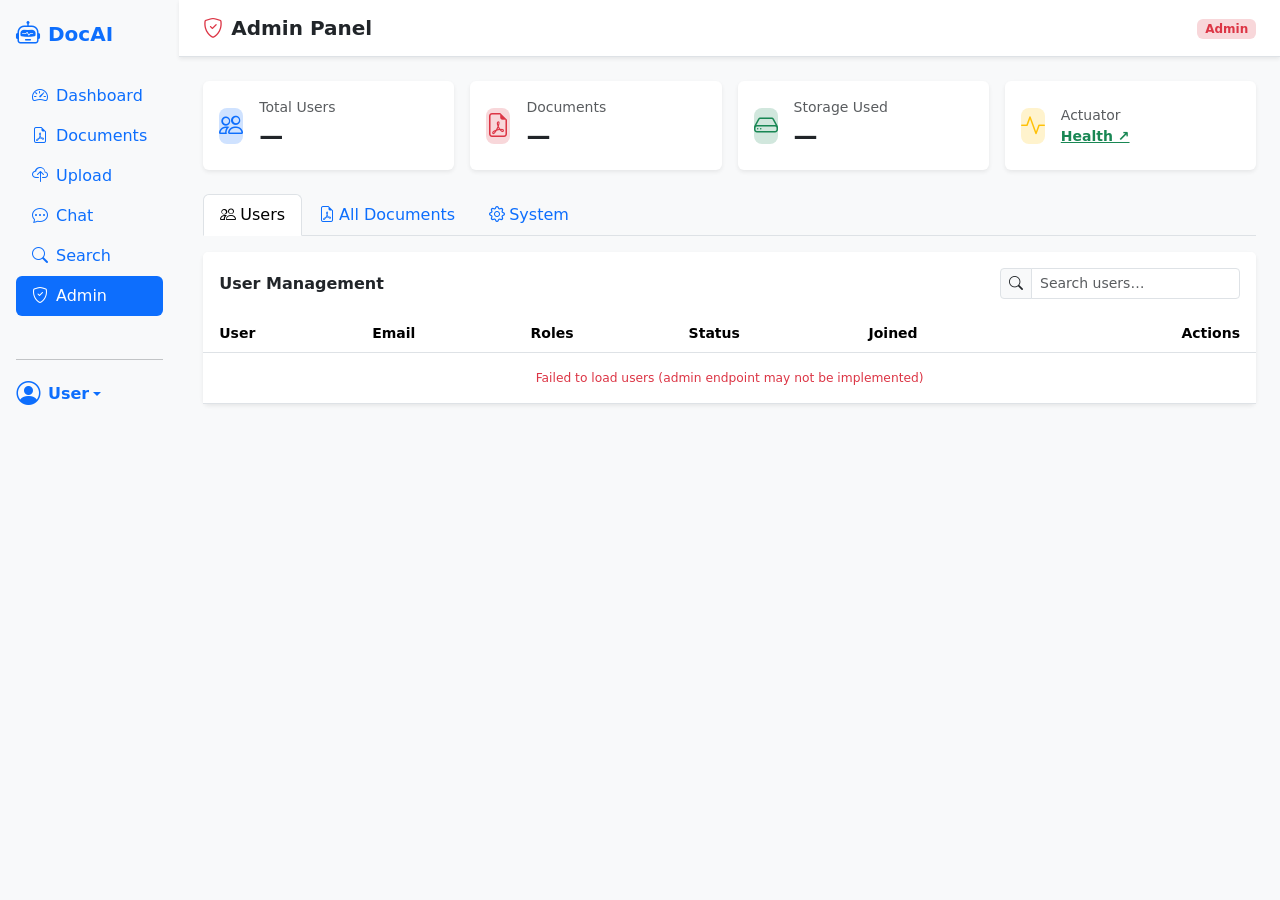
<file: src/main/resources/templates/admin.html>
<!DOCTYPE html>
<html lang="en" xmlns:th="http://www.thymeleaf.org"
      xmlns:sec="http://www.thymeleaf.org/extras/spring-security">
<head>
    <meta charset="UTF-8"/>
    <meta name="viewport" content="width=device-width, initial-scale=1.0"/>
    <title>Admin — DocAI</title>
    <link href="https://cdn.jsdelivr.net/npm/bootstrap@5.3.3/dist/css/bootstrap.min.css" rel="stylesheet"/>
    <link href="https://cdn.jsdelivr.net/npm/bootstrap-icons@1.11.3/font/bootstrap-icons.min.css" rel="stylesheet"/>
    <link th:href="@{/css/app.css}" rel="stylesheet"/>
</head>
<body class="bg-light">
<div class="d-flex" id="app-wrapper">

    <!-- SIDEBAR -->
    <nav id="sidebar" class="sidebar d-flex flex-column flex-shrink-0 p-3">
        <a href="/dashboard" class="sidebar-brand d-flex align-items-center mb-4 text-decoration-none">
            <i class="bi bi-robot fs-4 me-2 text-primary"></i>
            <span class="fw-bold fs-5">DocAI</span>
        </a>
        <ul class="nav nav-pills flex-column mb-auto">
            <li><a href="/dashboard" class="nav-link"><i class="bi bi-speedometer2 me-2"></i>Dashboard</a></li>
            <li><a href="/documents" class="nav-link"><i class="bi bi-file-earmark-pdf me-2"></i>Documents</a></li>
            <li><a href="/upload" class="nav-link"><i class="bi bi-cloud-upload me-2"></i>Upload</a></li>
            <li><a href="/chat" class="nav-link"><i class="bi bi-chat-dots me-2"></i>Chat</a></li>
            <li><a href="/search" class="nav-link"><i class="bi bi-search me-2"></i>Search</a></li>
            <li><a href="/admin" class="nav-link active"><i class="bi bi-shield-check me-2"></i>Admin</a></li>
        </ul>
        <hr/>
        <div class="dropdown">
            <a href="#" class="d-flex align-items-center text-decoration-none dropdown-toggle" data-bs-toggle="dropdown">
                <i class="bi bi-person-circle fs-4 me-2"></i>
                <span class="fw-semibold text-truncate" sec:authentication="name">User</span>
            </a>
            <ul class="dropdown-menu dropdown-menu-dark text-small shadow">
                <li><a class="dropdown-item" href="/profile"><i class="bi bi-person me-1"></i> Profile</a></li>
                <li><hr class="dropdown-divider"/></li>
                <li><form th:action="@{/logout}" method="post"><button type="submit" class="dropdown-item text-danger"><i class="bi bi-box-arrow-right me-1"></i> Sign out</button></form></li>
            </ul>
        </div>
    </nav>

    <!-- MAIN -->
    <main class="main-content flex-grow-1">
        <header class="top-bar d-flex align-items-center px-4 py-3 bg-white border-bottom shadow-sm">
            <button class="btn btn-link d-lg-none me-2 p-0" id="sidebarToggle"><i class="bi bi-list fs-4"></i></button>
            <h1 class="h5 mb-0 fw-semibold"><i class="bi bi-shield-check text-danger me-2"></i>Admin Panel</h1>
            <div class="ms-auto">
                <span class="badge bg-danger-subtle text-danger">Admin</span>
            </div>
        </header>

        <div class="page-content p-4">
            <div class="toast-container position-fixed top-0 end-0 p-3" style="z-index:9999" id="toastContainer"></div>

            <!-- Platform Stats -->
            <div class="row g-3 mb-4" id="adminStats">
                <div class="col-6 col-md-3">
                    <div class="card border-0 shadow-sm h-100">
                        <div class="card-body d-flex align-items-center gap-3">
                            <div class="stat-icon bg-primary-subtle text-primary rounded-3"><i class="bi bi-people fs-4"></i></div>
                            <div><div class="text-muted small">Total Users</div><div class="fw-bold fs-4" id="aStatUsers">—</div></div>
                        </div>
                    </div>
                </div>
                <div class="col-6 col-md-3">
                    <div class="card border-0 shadow-sm h-100">
                        <div class="card-body d-flex align-items-center gap-3">
                            <div class="stat-icon bg-danger-subtle text-danger rounded-3"><i class="bi bi-file-earmark-pdf fs-4"></i></div>
                            <div><div class="text-muted small">Documents</div><div class="fw-bold fs-4" id="aStatDocs">—</div></div>
                        </div>
                    </div>
                </div>
                <div class="col-6 col-md-3">
                    <div class="card border-0 shadow-sm h-100">
                        <div class="card-body d-flex align-items-center gap-3">
                            <div class="stat-icon bg-success-subtle text-success rounded-3"><i class="bi bi-hdd fs-4"></i></div>
                            <div><div class="text-muted small">Storage Used</div><div class="fw-bold fs-4" id="aStatStorage">—</div></div>
                        </div>
                    </div>
                </div>
                <div class="col-6 col-md-3">
                    <div class="card border-0 shadow-sm h-100">
                        <div class="card-body d-flex align-items-center gap-3">
                            <div class="stat-icon bg-warning-subtle text-warning rounded-3"><i class="bi bi-activity fs-4"></i></div>
                            <div><div class="text-muted small">Actuator</div>
                                <a href="/actuator/health" target="_blank" class="fw-semibold small text-success d-block">Health ↗</a>
                            </div>
                        </div>
                    </div>
                </div>
            </div>

            <!-- Tabs -->
            <ul class="nav nav-tabs mb-3" id="adminTabs">
                <li class="nav-item"><button class="nav-link active" data-tab="users">
                    <i class="bi bi-people me-1"></i>Users
                </button></li>
                <li class="nav-item"><button class="nav-link" data-tab="documents">
                    <i class="bi bi-file-earmark-pdf me-1"></i>All Documents
                </button></li>
                <li class="nav-item"><button class="nav-link" data-tab="system">
                    <i class="bi bi-gear me-1"></i>System
                </button></li>
            </ul>

            <!-- Tab: Users -->
            <div id="tab-users">
                <div class="card border-0 shadow-sm">
                    <div class="card-header bg-white border-0 d-flex align-items-center justify-content-between py-3">
                        <h6 class="fw-semibold mb-0">User Management</h6>
                        <div class="input-group input-group-sm" style="max-width:240px">
                            <span class="input-group-text"><i class="bi bi-search"></i></span>
                            <input type="text" class="form-control" id="userSearch" placeholder="Search users…"/>
                        </div>
                    </div>
                    <div class="card-body p-0">
                        <div class="table-responsive">
                            <table class="table table-hover mb-0 align-middle small">
                                <thead class="bg-light">
                                <tr>
                                    <th class="ps-3">User</th>
                                    <th>Email</th>
                                    <th>Roles</th>
                                    <th>Status</th>
                                    <th>Joined</th>
                                    <th class="text-end pe-3">Actions</th>
                                </tr>
                                </thead>
                                <tbody id="usersTableBody">
                                <tr><td colspan="6" class="text-center py-4">
                                    <div class="spinner-border spinner-border-sm text-primary"></div>
                                </td></tr>
                                </tbody>
                            </table>
                        </div>
                    </div>
                </div>
            </div>

            <!-- Tab: Documents -->
            <div id="tab-documents" class="d-none">
                <div class="card border-0 shadow-sm">
                    <div class="card-header bg-white border-0 py-3">
                        <h6 class="fw-semibold mb-0">All Platform Documents</h6>
                    </div>
                    <div class="card-body p-0">
                        <div class="table-responsive">
                            <table class="table table-hover mb-0 align-middle small">
                                <thead class="bg-light">
                                <tr>
                                    <th class="ps-3">Filename</th>
                                    <th>User</th>
                                    <th>Size</th>
                                    <th>Status</th>
                                    <th>Pages</th>
                                    <th>Uploaded</th>
                                    <th class="text-end pe-3">Actions</th>
                                </tr>
                                </thead>
                                <tbody id="adminDocsTableBody">
                                <tr><td colspan="7" class="text-center py-4">
                                    <div class="spinner-border spinner-border-sm text-primary"></div>
                                </td></tr>
                                </tbody>
                            </table>
                        </div>
                    </div>
                </div>
            </div>

            <!-- Tab: System -->
            <div id="tab-system" class="d-none">
                <div class="row g-3">
                    <div class="col-md-6">
                        <div class="card border-0 shadow-sm">
                            <div class="card-header bg-white border-0 py-3">
                                <h6 class="fw-semibold mb-0"><i class="bi bi-heart-pulse text-danger me-2"></i>Health Endpoints</h6>
                            </div>
                            <div class="list-group list-group-flush">
                                <a href="/actuator/health" target="_blank" class="list-group-item list-group-item-action d-flex justify-content-between small py-2">
                                    <span><i class="bi bi-check-circle text-success me-2"></i>Health</span>
                                    <span class="text-muted">/actuator/health</span>
                                </a>
                                <a href="/actuator/info" target="_blank" class="list-group-item list-group-item-action d-flex justify-content-between small py-2">
                                    <span><i class="bi bi-info-circle text-info me-2"></i>Info</span>
                                    <span class="text-muted">/actuator/info</span>
                                </a>
                                <a href="/actuator/metrics" target="_blank" class="list-group-item list-group-item-action d-flex justify-content-between small py-2">
                                    <span><i class="bi bi-graph-up text-primary me-2"></i>Metrics</span>
                                    <span class="text-muted">/actuator/metrics</span>
                                </a>
                                <a href="/actuator/prometheus" target="_blank" class="list-group-item list-group-item-action d-flex justify-content-between small py-2">
                                    <span><i class="bi bi-bar-chart text-warning me-2"></i>Prometheus</span>
                                    <span class="text-muted">/actuator/prometheus</span>
                                </a>
                            </div>
                        </div>
                    </div>
                    <div class="col-md-6">
                        <div class="card border-0 shadow-sm">
                            <div class="card-header bg-white border-0 py-3">
                                <h6 class="fw-semibold mb-0"><i class="bi bi-gear text-secondary me-2"></i>Configuration</h6>
                            </div>
                            <div class="card-body small text-muted">
                                <div class="d-flex justify-content-between py-1 border-bottom">
                                    <span>Chunk size</span><strong>800 tokens</strong>
                                </div>
                                <div class="d-flex justify-content-between py-1 border-bottom">
                                    <span>Chunk overlap</span><strong>150 tokens</strong>
                                </div>
                                <div class="d-flex justify-content-between py-1 border-bottom">
                                    <span>Top-K retrieval</span><strong>5 chunks</strong>
                                </div>
                                <div class="d-flex justify-content-between py-1 border-bottom">
                                    <span>Similarity threshold</span><strong>0.70</strong>
                                </div>
                                <div class="d-flex justify-content-between py-1 border-bottom">
                                    <span>Embedding model</span><strong>text-embedding-3-small</strong>
                                </div>
                                <div class="d-flex justify-content-between py-1">
                                    <span>Chat model</span><strong>gpt-4o-mini</strong>
                                </div>
                            </div>
                        </div>
                    </div>
                </div>
            </div>
        </div>
    </main>
</div>

<script src="https://cdn.jsdelivr.net/npm/bootstrap@5.3.3/dist/js/bootstrap.bundle.min.js"></script>
<script th:src="@{/js/app.js}"></script>
<script>
    const api = window.DocAI;

    // ── Tabs ───────────────────────────────────────────────────────────
    document.querySelectorAll('#adminTabs .nav-link').forEach(btn => {
        btn.addEventListener('click', () => {
            document.querySelectorAll('#adminTabs .nav-link').forEach(b => b.classList.remove('active'));
            btn.classList.add('active');
            document.querySelectorAll('[id^="tab-"]').forEach(t => t.classList.add('d-none'));
            document.getElementById('tab-' + btn.dataset.tab).classList.remove('d-none');
            if (btn.dataset.tab === 'documents') loadAdminDocs();
        });
    });

    // ── Load users ─────────────────────────────────────────────────────
    async function loadUsers(q = '') {
        try {
            const url = q ? `/api/admin/users?q=${encodeURIComponent(q)}` : '/api/admin/users?size=50';
            const data = await api.get(url);
            const users = data.content || data || [];
            document.getElementById('aStatUsers').textContent = data.totalElements ?? users.length;
            const tbody = document.getElementById('usersTableBody');
            if (users.length === 0) {
                tbody.innerHTML = '<tr><td colspan="6" class="text-center py-3 text-muted">No users found</td></tr>';
                return;
            }
            tbody.innerHTML = users.map(u => `
        <tr>
            <td class="ps-3">
                <div class="d-flex align-items-center gap-2">
                    <div class="bg-primary-subtle text-primary rounded-circle d-flex align-items-center justify-content-center flex-shrink-0"
                         style="width:32px;height:32px;font-size:.8rem">
                        ${escHtml((u.username||'?').charAt(0).toUpperCase())}
                    </div>
                    <div>
                        <div class="fw-medium">${escHtml(u.username)}</div>
                        <div class="text-muted" style="font-size:.72rem">${escHtml(u.firstName||'')} ${escHtml(u.lastName||'')}</div>
                    </div>
                </div>
            </td>
            <td class="text-muted">${escHtml(u.email||'')}</td>
            <td>${(u.roles||[]).map(r => `<span class="badge bg-secondary-subtle text-secondary">${r.replace('ROLE_','')}</span>`).join(' ')}</td>
            <td>${u.enabled ? '<span class="badge bg-success-subtle text-success">Active</span>' : '<span class="badge bg-danger-subtle text-danger">Disabled</span>'}</td>
            <td class="text-muted">${formatDate(u.createdAt)}</td>
            <td class="text-end pe-3">
                <button class="btn btn-xs btn-outline-secondary" title="View user details">
                    <i class="bi bi-eye"></i>
                </button>
            </td>
        </tr>`).join('');
        } catch(e) {
            console.error(e);
            document.getElementById('usersTableBody').innerHTML =
                '<tr><td colspan="6" class="text-center py-3 text-danger small">Failed to load users (admin endpoint may not be implemented)</td></tr>';
        }
    }

    // ── Load all docs ─────────────────────────────────────────────────
    async function loadAdminDocs() {
        try {
            const data = await api.get('/api/admin/documents?size=50');
            const docs = data.content || [];
            document.getElementById('aStatDocs').textContent = data.totalElements ?? docs.length;
            const totalSize = docs.reduce((s, d) => s + (d.fileSize||0), 0);
            document.getElementById('aStatStorage').textContent = formatBytes(totalSize);

            const tbody = document.getElementById('adminDocsTableBody');
            if (docs.length === 0) {
                tbody.innerHTML = '<tr><td colspan="7" class="text-center py-3 text-muted">No documents</td></tr>';
                return;
            }
            tbody.innerHTML = docs.map(d => `
        <tr>
            <td class="ps-3">
                <div class="d-flex align-items-center gap-2">
                    <i class="bi bi-file-earmark-pdf text-danger"></i>
                    <span class="text-truncate fw-medium" style="max-width:200px" title="${escHtml(d.originalName)}">${escHtml(d.originalName)}</span>
                </div>
            </td>
            <td class="text-muted">${escHtml(d.username||d.userId||'—')}</td>
            <td class="text-muted">${formatBytes(d.fileSize)}</td>
            <td>${statusBadge(d.status)}</td>
            <td class="text-muted">${d.pageCount||'—'}</td>
            <td class="text-muted">${formatDate(d.createdAt)}</td>
            <td class="text-end pe-3">
                <button class="btn btn-xs btn-outline-danger" onclick="adminDeleteDoc('${d.id}')" title="Delete">
                    <i class="bi bi-trash"></i>
                </button>
            </td>
        </tr>`).join('');
        } catch(e) {
            document.getElementById('adminDocsTableBody').innerHTML =
                '<tr><td colspan="7" class="text-center py-3 text-danger small">Failed to load (admin endpoint required)</td></tr>';
        }
    }

    async function adminDeleteDoc(id) {
        if (!confirm('Delete this document?')) return;
        try {
            await api.del(`/api/documents/${id}`);
            api.toast('Document deleted', 'success');
            loadAdminDocs();
        } catch(e) { api.toast('Delete failed', 'danger'); }
    }

    // Search debounce
    let uTimer;
    document.getElementById('userSearch').addEventListener('input', e => {
        clearTimeout(uTimer);
        uTimer = setTimeout(() => loadUsers(e.target.value.trim()), 400);
    });

    // Platform stats fallback
    async function loadPlatformStats() {
        try {
            const data = await api.get('/api/documents?size=1');
            document.getElementById('aStatDocs').textContent = data.totalElements ?? '—';
        } catch(e) {}
    }

    function statusBadge(s) {
        const map = { COMPLETED:'success', PROCESSING:'warning', FAILED:'danger', PENDING:'secondary', REPROCESSING:'info' };
        return `<span class="badge bg-${map[s]||'secondary'}-subtle text-${map[s]||'secondary'}">${s||'?'}</span>`;
    }

    function formatBytes(b) {
        if (!b) return '0 B';
        if (b < 1024) return b + ' B';
        if (b < 1048576) return (b/1024).toFixed(1) + ' KB';
        return (b/1048576).toFixed(1) + ' MB';
    }

    function formatDate(iso) {
        if (!iso) return '—';
        return new Date(iso).toLocaleDateString('en-US', { month:'short', day:'numeric', year:'numeric' });
    }

    function escHtml(s) {
        return (s||'').replace(/&/g,'&amp;').replace(/</g,'&lt;').replace(/>/g,'&gt;');
    }

    loadUsers();
    loadPlatformStats();
</script>
</body>
</html>
</file>
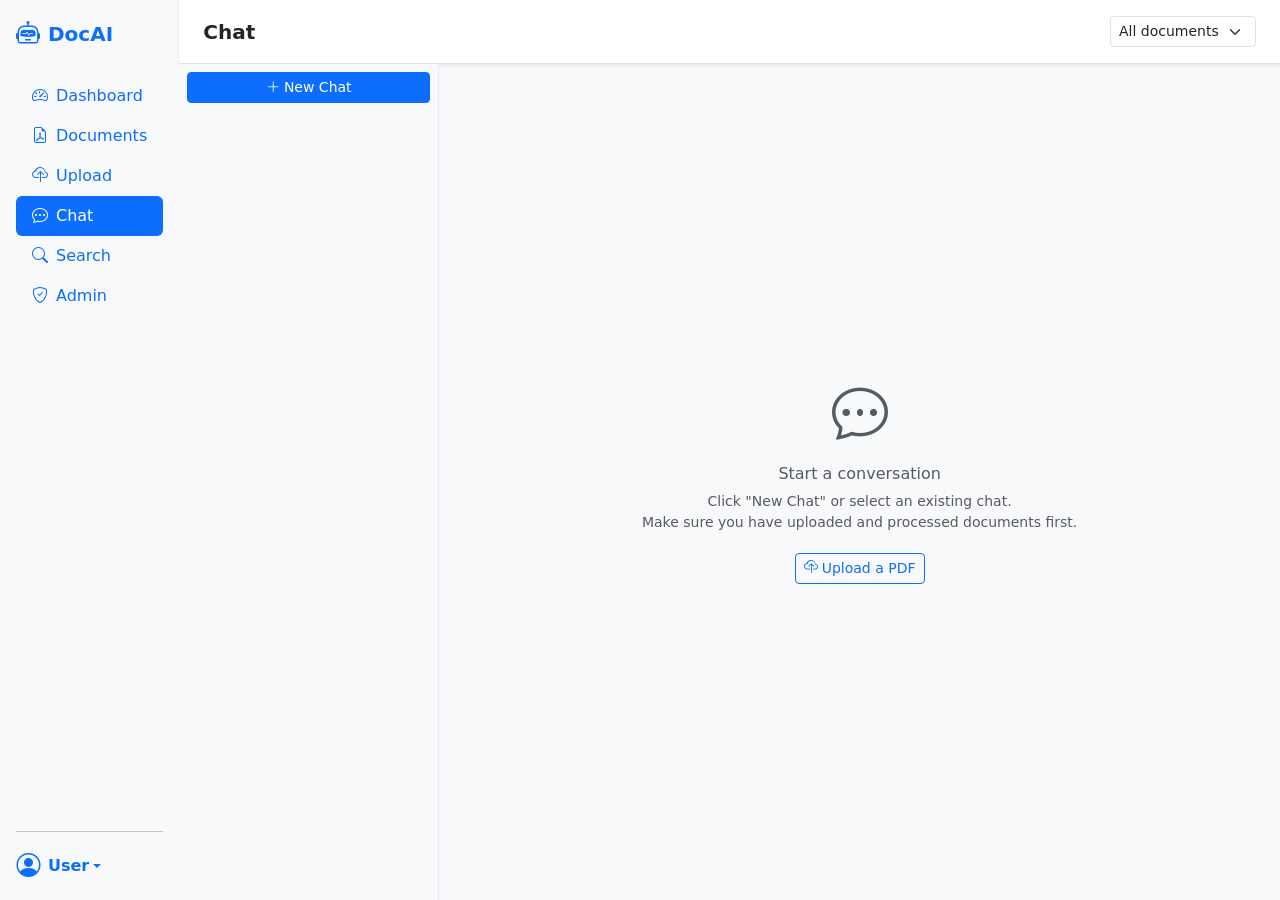
<file: src/main/resources/templates/chat.html>
<!DOCTYPE html>
<html lang="en" xmlns:th="http://www.thymeleaf.org"
      xmlns:sec="http://www.thymeleaf.org/extras/spring-security">
<head>
    <meta charset="UTF-8"/>
    <meta name="viewport" content="width=device-width, initial-scale=1.0"/>
    <title>Chat — DocAI</title>
    <link href="https://cdn.jsdelivr.net/npm/bootstrap@5.3.3/dist/css/bootstrap.min.css" rel="stylesheet"/>
    <link href="https://cdn.jsdelivr.net/npm/bootstrap-icons@1.11.3/font/bootstrap-icons.min.css" rel="stylesheet"/>
    <link th:href="@{/css/app.css}" rel="stylesheet"/>
    <style>
        body, #app-wrapper { height: 100vh; overflow: hidden; }
        .main-content { display: flex; flex-direction: column; height: 100vh; }
        .chat-layout { display: flex; flex: 1; overflow: hidden; }
        /* Chat sessions sidebar */
        .chat-sidebar {
            width: 260px; flex-shrink: 0; border-right: 1px solid #e9ecef;
            overflow-y: auto; background: #f8f9fa;
        }
        /* Chat messages area */
        .chat-area { flex: 1; display: flex; flex-direction: column; overflow: hidden; }
        .messages-container { flex: 1; overflow-y: auto; padding: 1.5rem; }
        .message-bubble { max-width: 80%; }
        .message-bubble.user { margin-left: auto; }
        .message-bubble.assistant { margin-right: auto; }
        .bubble-content {
            padding: .75rem 1rem; border-radius: 1rem; line-height: 1.5;
            white-space: pre-wrap; word-break: break-word;
        }
        .user .bubble-content { background: #0d6efd; color: #fff; border-bottom-right-radius: .25rem; }
        .assistant .bubble-content { background: #fff; border: 1px solid #e9ecef; border-bottom-left-radius: .25rem; }
        .chat-input-area { border-top: 1px solid #e9ecef; background: #fff; padding: 1rem 1.5rem; }
        .citation-pill {
            display: inline-flex; align-items: center; gap: .35rem; font-size: .72rem;
            background: #f0f4ff; border: 1px solid #c7d7fd; color: #3b5bdb;
            border-radius: 1rem; padding: .2rem .6rem; cursor: pointer;
            transition: background .15s;
        }
        .citation-pill:hover { background: #dde7ff; }
        .typing-indicator span {
            display: inline-block; width: 8px; height: 8px; background: #adb5bd;
            border-radius: 50%; margin: 0 2px; animation: bounce 1.2s infinite;
        }
        .typing-indicator span:nth-child(2) { animation-delay: .2s; }
        .typing-indicator span:nth-child(3) { animation-delay: .4s; }
        @keyframes bounce { 0%,60%,100%{transform:translateY(0)} 30%{transform:translateY(-8px)} }
    </style>
</head>
<body class="bg-light">
<div class="d-flex" id="app-wrapper">

    <!-- SIDEBAR -->
    <nav id="sidebar" class="sidebar d-flex flex-column flex-shrink-0 p-3">
        <a href="/dashboard" class="sidebar-brand d-flex align-items-center mb-4 text-decoration-none">
            <i class="bi bi-robot fs-4 me-2 text-primary"></i>
            <span class="fw-bold fs-5">DocAI</span>
        </a>
        <ul class="nav nav-pills flex-column mb-auto">
            <li><a href="/dashboard" class="nav-link"><i class="bi bi-speedometer2 me-2"></i>Dashboard</a></li>
            <li><a href="/documents" class="nav-link"><i class="bi bi-file-earmark-pdf me-2"></i>Documents</a></li>
            <li><a href="/upload" class="nav-link"><i class="bi bi-cloud-upload me-2"></i>Upload</a></li>
            <li><a href="/chat" class="nav-link active"><i class="bi bi-chat-dots me-2"></i>Chat</a></li>
            <li><a href="/search" class="nav-link"><i class="bi bi-search me-2"></i>Search</a></li>
            <li sec:authorize="hasRole('ADMIN')"><a href="/admin" class="nav-link"><i class="bi bi-shield-check me-2"></i>Admin</a></li>
        </ul>
        <hr/>
        <div class="dropdown">
            <a href="#" class="d-flex align-items-center text-decoration-none dropdown-toggle" data-bs-toggle="dropdown">
                <i class="bi bi-person-circle fs-4 me-2"></i>
                <span class="fw-semibold text-truncate" sec:authentication="name">User</span>
            </a>
            <ul class="dropdown-menu dropdown-menu-dark text-small shadow">
                <li><a class="dropdown-item" href="/profile"><i class="bi bi-person me-1"></i> Profile</a></li>
                <li><hr class="dropdown-divider"/></li>
                <li><form th:action="@{/logout}" method="post"><button type="submit" class="dropdown-item text-danger"><i class="bi bi-box-arrow-right me-1"></i> Sign out</button></form></li>
            </ul>
        </div>
    </nav>

    <!-- MAIN -->
    <main class="main-content flex-grow-1">
        <header class="top-bar d-flex align-items-center px-4 py-3 bg-white border-bottom shadow-sm flex-shrink-0">
            <button class="btn btn-link d-lg-none me-2 p-0" id="sidebarToggle"><i class="bi bi-list fs-4"></i></button>
            <h1 class="h5 mb-0 fw-semibold" id="chatTitle">Chat</h1>
            <div class="ms-auto d-flex align-items-center gap-2">
                <!-- Document filter -->
                <select class="form-select form-select-sm" id="docFilter" style="max-width:200px">
                    <option value="">All documents</option>
                </select>
                <button class="btn btn-sm btn-outline-secondary" id="renameChatBtn" title="Rename chat" style="display:none">
                    <i class="bi bi-pencil"></i>
                </button>
                <button class="btn btn-sm btn-outline-danger" id="deleteChatBtn" title="Delete chat" style="display:none">
                    <i class="bi bi-trash"></i>
                </button>
            </div>
        </header>

        <div class="chat-layout">
            <!-- Chat sessions list -->
            <div class="chat-sidebar p-2">
                <button class="btn btn-primary btn-sm w-100 mb-2" id="newChatBtn">
                    <i class="bi bi-plus-lg me-1"></i>New Chat
                </button>
                <div id="chatList" class="d-flex flex-column gap-1"></div>
            </div>

            <!-- Active chat area -->
            <div class="chat-area">
                <!-- Empty state -->
                <div id="emptyState" class="messages-container d-flex align-items-center justify-content-center">
                    <div class="text-center text-muted">
                        <i class="bi bi-chat-dots display-4 mb-3 d-block opacity-40"></i>
                        <h6>Start a conversation</h6>
                        <p class="small">Click "New Chat" or select an existing chat.<br>Make sure you have uploaded and processed documents first.</p>
                        <a href="/upload" class="btn btn-sm btn-outline-primary mt-1">
                            <i class="bi bi-cloud-upload me-1"></i>Upload a PDF
                        </a>
                    </div>
                </div>

                <!-- Messages -->
                <div id="messagesContainer" class="messages-container d-none"></div>

                <!-- Input area -->
                <div class="chat-input-area d-none" id="inputArea">
                    <div class="d-flex gap-2 align-items-end">
                        <textarea id="questionInput" class="form-control" rows="2"
                                  placeholder="Ask a question about your documents…"
                                  style="resize:none; border-radius:.75rem"></textarea>
                        <button class="btn btn-primary px-3 py-2" id="sendBtn" style="border-radius:.75rem">
                            <i class="bi bi-send-fill"></i>
                        </button>
                    </div>
                    <div class="text-muted mt-1" style="font-size:.72rem">
                        <i class="bi bi-shield-check me-1 text-success"></i>
                        Answers are grounded in your uploaded documents only · Press <kbd>Ctrl+Enter</kbd> to send
                    </div>
                </div>
            </div>
        </div>
    </main>
</div>

<!-- Citation modal -->
<div class="modal fade" id="citationModal" tabindex="-1">
    <div class="modal-dialog modal-lg modal-dialog-centered modal-dialog-scrollable">
        <div class="modal-content border-0 shadow">
            <div class="modal-header border-0">
                <h6 class="modal-title fw-bold"><i class="bi bi-quote text-primary me-2"></i>Source Reference</h6>
                <button type="button" class="btn-close" data-bs-dismiss="modal"></button>
            </div>
            <div class="modal-body" id="citationModalBody"></div>
        </div>
    </div>
</div>

<div class="toast-container position-fixed top-0 end-0 p-3" style="z-index:9999" id="toastContainer"></div>

<script src="https://cdn.jsdelivr.net/npm/bootstrap@5.3.3/dist/js/bootstrap.bundle.min.js"></script>
<script th:src="@{/js/app.js}"></script>
<script>
    const api = window.DocAI;
    const citationModal = new bootstrap.Modal(document.getElementById('citationModal'));
    let activeChatId = null;
    let chats = [];

    // ── Init ─────────────────────────────────────────────────────────
    async function init() {
        await Promise.all([loadChats(), loadDocuments()]);

        // If URL has chatId, open it
        const params = new URLSearchParams(location.search);
        const chatId = params.get('chatId') || params.get('id');
        const docId  = params.get('docId');
        if (docId) document.getElementById('docFilter').value = docId;
        if (chatId) openChat(chatId);
        else if (chats.length > 0) openChat(chats[0].id);
    }

    async function loadChats() {
        try {
            const data = await api.get('/api/chats?size=50');
            chats = data.content || [];
            renderChatList();
        } catch(e) { console.error(e); }
    }

    async function loadDocuments() {
        try {
            const data = await api.get('/api/documents?size=100');
            const sel = document.getElementById('docFilter');
            (data.content || []).filter(d => d.status === 'COMPLETED').forEach(d => {
                const opt = document.createElement('option');
                opt.value = d.id;
                opt.textContent = d.originalName.length > 35
                    ? d.originalName.substring(0,32) + '…'
                    : d.originalName;
                sel.appendChild(opt);
            });
        } catch(e) {}
    }

    function renderChatList() {
        const list = document.getElementById('chatList');
        if (chats.length === 0) {
            list.innerHTML = `<div class="text-muted text-center small py-3">No chats yet</div>`;
            return;
        }
        list.innerHTML = chats.map(c => `
    <button class="btn btn-sm text-start w-100 chat-session-btn ${c.id === activeChatId ? 'active' : ''}"
            id="chat-btn-${c.id}" onclick="openChat('${c.id}')">
        <i class="bi bi-chat-left-text me-2 opacity-60"></i>
        <span class="text-truncate">${escHtml(c.title)}</span>
    </button>`).join('');
    }

    async function openChat(chatId) {
        activeChatId = chatId;
        document.getElementById('emptyState').classList.add('d-none');
        document.getElementById('messagesContainer').classList.remove('d-none');
        document.getElementById('inputArea').classList.remove('d-none');
        document.getElementById('renameChatBtn').style.display = '';
        document.getElementById('deleteChatBtn').style.display = '';

        // Update sidebar active state
        document.querySelectorAll('.chat-session-btn').forEach(b => b.classList.remove('active'));
        document.getElementById('chat-btn-' + chatId)?.classList.add('active');

        try {
            const chat = await api.get(`/api/chats/${chatId}`);
            document.getElementById('chatTitle').textContent = chat.title;
            renderMessages(chat.messages || []);
        } catch(e) { api.toast('Failed to load chat', 'danger'); }
    }

    function renderMessages(messages) {
        const container = document.getElementById('messagesContainer');
        if (messages.length === 0) {
            container.innerHTML = `<div class="text-center text-muted py-4">
            <i class="bi bi-chat-square-text display-6 mb-2 d-block opacity-40"></i>
            <p class="small">No messages yet. Ask your first question below.</p>
        </div>`;
            return;
        }

        container.innerHTML = messages.map(m => renderMessage(m)).join('');
        container.scrollTop = container.scrollHeight;
    }

    function renderMessage(m) {
        const isUser = m.role === 'USER';
        const citationsHtml = (m.citations || []).length > 0
            ? `<div class="mt-2 d-flex flex-wrap gap-1">
            ${m.citations.map((c, i) => `
            <span class="citation-pill" onclick="showCitation(${JSON.stringify(c).replace(/"/g,'&quot;')})">
                <i class="bi bi-file-earmark-text"></i>
                ${escHtml(c.documentName?.split('/').pop() || 'Source')} · p.${c.pageNumber}
                <small class="opacity-75">${(c.similarityScore*100).toFixed(0)}%</small>
            </span>`).join('')}
           </div>` : '';

        return `<div class="message-bubble ${isUser?'user':'assistant'} mb-3 d-flex flex-column">
        <div class="d-flex align-items-center gap-2 mb-1 ${isUser?'justify-content-end':''}">
            ${!isUser ? `<div class="avatar-sm bg-primary-subtle text-primary rounded-circle d-flex align-items-center justify-content-center" style="width:28px;height:28px;font-size:.75rem"><i class="bi bi-robot"></i></div>` : ''}
            <span class="text-muted" style="font-size:.72rem">${isUser ? 'You' : 'DocAI'}</span>
            ${isUser ? `<div class="avatar-sm bg-secondary-subtle text-secondary rounded-circle d-flex align-items-center justify-content-center" style="width:28px;height:28px;font-size:.75rem"><i class="bi bi-person"></i></div>` : ''}
        </div>
        <div class="bubble-content">${escHtml(m.content)}${!isUser ? citationsHtml : ''}</div>
    </div>`;
    }

    function showCitation(c) {
        document.getElementById('citationModalBody').innerHTML = `
    <dl class="row small">
        <dt class="col-sm-3 text-muted">Document</dt>
        <dd class="col-sm-9">${escHtml(c.documentName || '—')}</dd>
        <dt class="col-sm-3 text-muted">Page</dt>
        <dd class="col-sm-9">${c.pageNumber || '—'}</dd>
        <dt class="col-sm-3 text-muted">Similarity</dt>
        <dd class="col-sm-9">
            <div class="progress" style="height:6px;max-width:120px">
                <div class="progress-bar bg-success" style="width:${((c.similarityScore||0)*100).toFixed(0)}%"></div>
            </div>
            <span class="text-muted">${((c.similarityScore||0)*100).toFixed(1)}%</span>
        </dd>
    </dl>
    <hr/>
    <h6 class="fw-semibold mb-2">Excerpt</h6>
    <blockquote class="blockquote-sm bg-light rounded p-3 text-muted small">${escHtml(c.excerpt || '—')}</blockquote>`;
        citationModal.show();
    }

    // ── Send message ──────────────────────────────────────────────────
    async function sendMessage() {
        const input = document.getElementById('questionInput');
        const question = input.value.trim();
        if (!question || !activeChatId) return;

        const docId = document.getElementById('docFilter').value || null;
        input.value = '';
        input.style.height = 'auto';

        // Append user bubble immediately
        const container = document.getElementById('messagesContainer');
        container.innerHTML += renderMessage({ role: 'USER', content: question, citations: [] });

        // Typing indicator
        const typingId = 'typing-' + Date.now();
        container.innerHTML += `<div class="message-bubble assistant mb-3" id="${typingId}">
        <div class="bubble-content">
            <div class="typing-indicator"><span></span><span></span><span></span></div>
        </div>
    </div>`;
        container.scrollTop = container.scrollHeight;

        document.getElementById('sendBtn').disabled = true;

        try {
            const payload = { question };
            if (docId) payload.documentId = docId;
            const resp = await api.post(`/api/chats/${activeChatId}/messages`, payload);

            // Replace typing indicator
            document.getElementById(typingId)?.remove();
            container.innerHTML += renderMessage(resp);
            container.scrollTop = container.scrollHeight;

            // Refresh chat list for updated title
            await loadChats();
            renderChatList();
        } catch(e) {
            document.getElementById(typingId)?.remove();
            container.innerHTML += `<div class="message-bubble assistant mb-3">
            <div class="bubble-content text-danger">
                <i class="bi bi-exclamation-triangle me-1"></i>Error: ${escHtml(e.message)}
            </div>
        </div>`;
            api.toast('Failed to get answer', 'danger');
        } finally {
            document.getElementById('sendBtn').disabled = false;
            input.focus();
        }
    }

    document.getElementById('sendBtn').addEventListener('click', sendMessage);
    document.getElementById('questionInput').addEventListener('keydown', e => {
        if ((e.ctrlKey || e.metaKey) && e.key === 'Enter') { e.preventDefault(); sendMessage(); }
    });

    // ── New chat ──────────────────────────────────────────────────────
    document.getElementById('newChatBtn').addEventListener('click', async () => {
        try {
            const chat = await api.post('/api/chats', {});
            chats.unshift(chat);
            renderChatList();
            openChat(chat.id);
        } catch(e) { api.toast('Failed to create chat', 'danger'); }
    });

    // ── Delete chat ───────────────────────────────────────────────────
    document.getElementById('deleteChatBtn').addEventListener('click', async () => {
        if (!activeChatId || !confirm('Delete this chat?')) return;
        try {
            await api.del(`/api/chats/${activeChatId}`);
            chats = chats.filter(c => c.id !== activeChatId);
            activeChatId = null;
            document.getElementById('emptyState').classList.remove('d-none');
            document.getElementById('messagesContainer').classList.add('d-none');
            document.getElementById('inputArea').classList.add('d-none');
            document.getElementById('renameChatBtn').style.display = 'none';
            document.getElementById('deleteChatBtn').style.display = 'none';
            document.getElementById('chatTitle').textContent = 'Chat';
            renderChatList();
        } catch(e) { api.toast('Delete failed', 'danger'); }
    });

    // ── Rename chat ───────────────────────────────────────────────────
    document.getElementById('renameChatBtn').addEventListener('click', async () => {
        if (!activeChatId) return;
        const newTitle = prompt('New chat name:', document.getElementById('chatTitle').textContent);
        if (!newTitle?.trim()) return;
        try {
            await api.put(`/api/chats/${activeChatId}/title?title=${encodeURIComponent(newTitle.trim())}`, {});
            document.getElementById('chatTitle').textContent = newTitle.trim();
            const chat = chats.find(c => c.id === activeChatId);
            if (chat) { chat.title = newTitle.trim(); renderChatList(); }
        } catch(e) { api.toast('Rename failed', 'danger'); }
    });

    // ── Auto-resize textarea ──────────────────────────────────────────
    document.getElementById('questionInput').addEventListener('input', function() {
        this.style.height = 'auto';
        this.style.height = Math.min(this.scrollHeight, 160) + 'px';
    });

    function escHtml(s) {
        return (s||'').replace(/&/g,'&amp;').replace(/</g,'&lt;').replace(/>/g,'&gt;');
    }

    init();
</script>
</body>
</html>
</file>
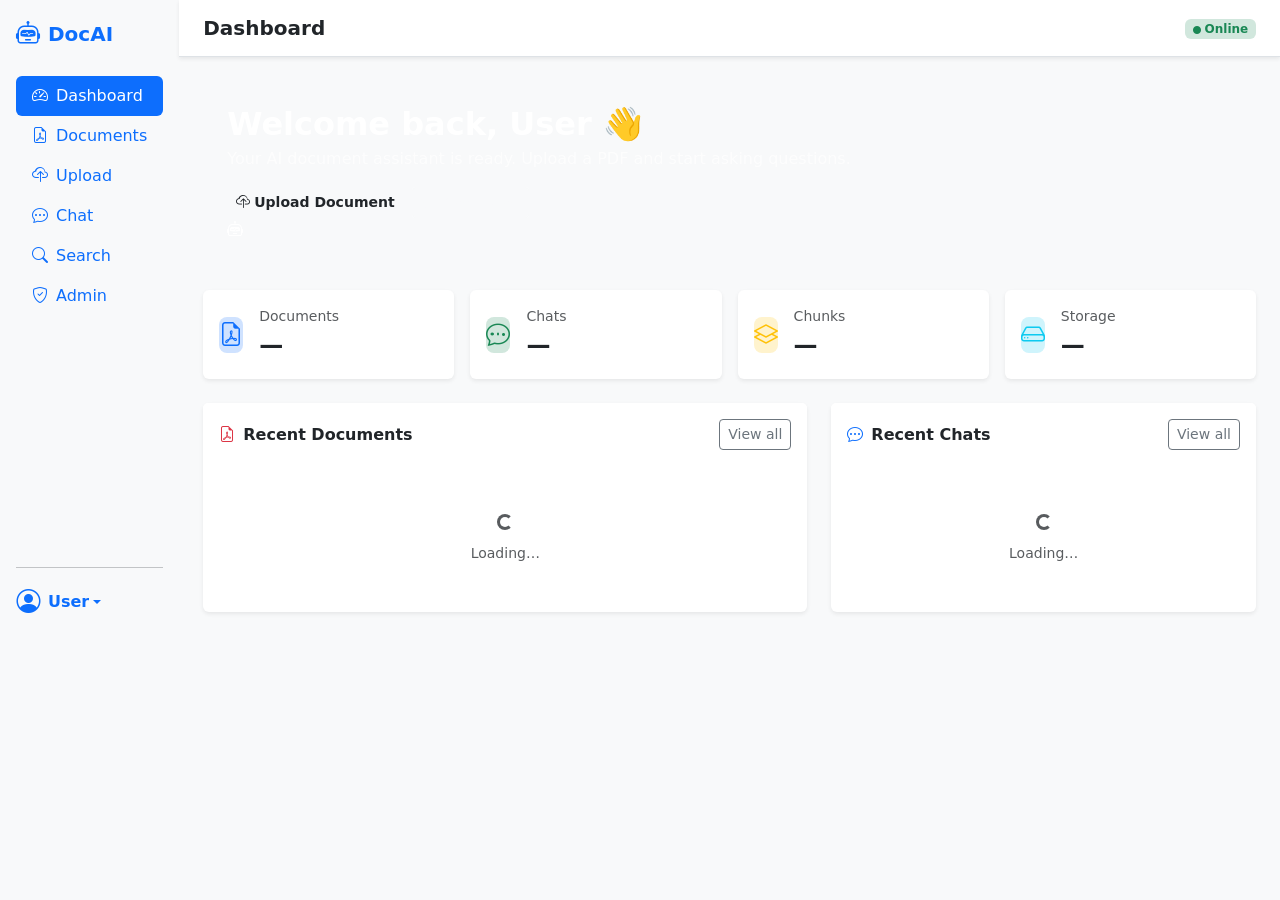
<file: src/main/resources/templates/dashboard.html>
<!DOCTYPE html>
<html lang="en" xmlns:th="http://www.thymeleaf.org"
      xmlns:sec="http://www.thymeleaf.org/extras/spring-security">
<head>
    <meta charset="UTF-8"/>
    <meta name="viewport" content="width=device-width, initial-scale=1.0"/>
    <title>Dashboard — DocAI</title>
    <link href="https://cdn.jsdelivr.net/npm/bootstrap@5.3.3/dist/css/bootstrap.min.css" rel="stylesheet"/>
    <link href="https://cdn.jsdelivr.net/npm/bootstrap-icons@1.11.3/font/bootstrap-icons.min.css" rel="stylesheet"/>
    <link th:href="@{/css/app.css}" rel="stylesheet"/>
</head>
<body class="bg-light">
<div class="d-flex" id="app-wrapper">

    <!-- SIDEBAR -->
    <nav id="sidebar" class="sidebar d-flex flex-column flex-shrink-0 p-3">
        <a href="/dashboard" class="sidebar-brand d-flex align-items-center mb-4 text-decoration-none">
            <i class="bi bi-robot fs-4 me-2 text-primary"></i>
            <span class="fw-bold fs-5">DocAI</span>
        </a>
        <ul class="nav nav-pills flex-column mb-auto">
            <li><a href="/dashboard" class="nav-link active"><i class="bi bi-speedometer2 me-2"></i>Dashboard</a></li>
            <li><a href="/documents" class="nav-link"><i class="bi bi-file-earmark-pdf me-2"></i>Documents</a></li>
            <li><a href="/upload" class="nav-link"><i class="bi bi-cloud-upload me-2"></i>Upload</a></li>
            <li><a href="/chat" class="nav-link"><i class="bi bi-chat-dots me-2"></i>Chat</a></li>
            <li><a href="/search" class="nav-link"><i class="bi bi-search me-2"></i>Search</a></li>
            <li sec:authorize="hasRole('ADMIN')"><a href="/admin" class="nav-link"><i class="bi bi-shield-check me-2"></i>Admin</a></li>
        </ul>
        <hr/>
        <div class="dropdown">
            <a href="#" class="d-flex align-items-center text-decoration-none dropdown-toggle" data-bs-toggle="dropdown">
                <i class="bi bi-person-circle fs-4 me-2"></i>
                <span class="fw-semibold text-truncate" sec:authentication="name">User</span>
            </a>
            <ul class="dropdown-menu dropdown-menu-dark text-small shadow">
                <li><a class="dropdown-item" href="/profile"><i class="bi bi-person me-1"></i> Profile</a></li>
                <li><hr class="dropdown-divider"/></li>
                <li>
                    <form th:action="@{/logout}" method="post">
                        <button type="submit" class="dropdown-item text-danger"><i class="bi bi-box-arrow-right me-1"></i> Sign out</button>
                    </form>
                </li>
            </ul>
        </div>
    </nav>

    <!-- MAIN -->
    <main class="main-content flex-grow-1">
        <header class="top-bar d-flex align-items-center px-4 py-3 bg-white border-bottom shadow-sm">
            <button class="btn btn-link d-lg-none me-2 p-0" id="sidebarToggle"><i class="bi bi-list fs-4"></i></button>
            <h1 class="h5 mb-0 fw-semibold">Dashboard</h1>
            <div class="ms-auto">
                <span class="badge bg-success-subtle text-success">
                    <i class="bi bi-circle-fill me-1" style="font-size:.5rem"></i>Online
                </span>
            </div>
        </header>

        <div class="page-content p-4">
            <div class="toast-container position-fixed top-0 end-0 p-3" style="z-index:9999" id="toastContainer"></div>

            <!-- Welcome Banner -->
            <div class="welcome-banner rounded-4 p-4 mb-4 text-white position-relative overflow-hidden">
                <div class="position-relative z-1">
                    <h2 class="fw-bold mb-1">Welcome back, <span sec:authentication="name">User</span> 👋</h2>
                    <p class="mb-3 opacity-75">Your AI document assistant is ready. Upload a PDF and start asking questions.</p>
                    <div class="d-flex gap-2 flex-wrap">
                        <a href="/upload" class="btn btn-white btn-sm fw-semibold">
                            <i class="bi bi-cloud-upload me-1"></i>Upload Document
                        </a>
                        <a href="/chat" class="btn btn-outline-light btn-sm fw-semibold">
                            <i class="bi bi-chat-dots me-1"></i>Start Chat
                        </a>
                    </div>
                </div>
                <i class="bi bi-robot banner-icon-bg"></i>
            </div>

            <!-- Stats Row -->
            <div class="row g-3 mb-4" id="statsRow">
                <div class="col-6 col-md-3">
                    <div class="card border-0 shadow-sm h-100">
                        <div class="card-body d-flex align-items-center gap-3">
                            <div class="stat-icon bg-primary-subtle text-primary rounded-3">
                                <i class="bi bi-file-earmark-pdf fs-4"></i>
                            </div>
                            <div>
                                <div class="text-muted small">Documents</div>
                                <div class="fw-bold fs-4" id="statDocs">—</div>
                            </div>
                        </div>
                    </div>
                </div>
                <div class="col-6 col-md-3">
                    <div class="card border-0 shadow-sm h-100">
                        <div class="card-body d-flex align-items-center gap-3">
                            <div class="stat-icon bg-success-subtle text-success rounded-3">
                                <i class="bi bi-chat-dots fs-4"></i>
                            </div>
                            <div>
                                <div class="text-muted small">Chats</div>
                                <div class="fw-bold fs-4" id="statChats">—</div>
                            </div>
                        </div>
                    </div>
                </div>
                <div class="col-6 col-md-3">
                    <div class="card border-0 shadow-sm h-100">
                        <div class="card-body d-flex align-items-center gap-3">
                            <div class="stat-icon bg-warning-subtle text-warning rounded-3">
                                <i class="bi bi-layers fs-4"></i>
                            </div>
                            <div>
                                <div class="text-muted small">Chunks</div>
                                <div class="fw-bold fs-4" id="statChunks">—</div>
                            </div>
                        </div>
                    </div>
                </div>
                <div class="col-6 col-md-3">
                    <div class="card border-0 shadow-sm h-100">
                        <div class="card-body d-flex align-items-center gap-3">
                            <div class="stat-icon bg-info-subtle text-info rounded-3">
                                <i class="bi bi-hdd fs-4"></i>
                            </div>
                            <div>
                                <div class="text-muted small">Storage</div>
                                <div class="fw-bold fs-4" id="statStorage">—</div>
                            </div>
                        </div>
                    </div>
                </div>
            </div>

            <div class="row g-4">
                <!-- Recent Documents -->
                <div class="col-lg-7">
                    <div class="card border-0 shadow-sm">
                        <div class="card-header bg-white border-0 d-flex justify-content-between align-items-center py-3">
                            <h6 class="fw-semibold mb-0"><i class="bi bi-file-earmark-pdf text-danger me-2"></i>Recent Documents</h6>
                            <a href="/documents" class="btn btn-sm btn-outline-secondary">View all</a>
                        </div>
                        <div class="card-body p-0" id="recentDocsList">
                            <div class="text-center py-5 text-muted">
                                <div class="spinner-border spinner-border-sm mb-2" role="status"></div>
                                <div class="small">Loading…</div>
                            </div>
                        </div>
                    </div>
                </div>

                <!-- Recent Chats -->
                <div class="col-lg-5">
                    <div class="card border-0 shadow-sm">
                        <div class="card-header bg-white border-0 d-flex justify-content-between align-items-center py-3">
                            <h6 class="fw-semibold mb-0"><i class="bi bi-chat-dots text-primary me-2"></i>Recent Chats</h6>
                            <a href="/chat" class="btn btn-sm btn-outline-secondary">View all</a>
                        </div>
                        <div class="card-body p-0" id="recentChatsList">
                            <div class="text-center py-5 text-muted">
                                <div class="spinner-border spinner-border-sm mb-2" role="status"></div>
                                <div class="small">Loading…</div>
                            </div>
                        </div>
                    </div>
                </div>
            </div>
        </div>
    </main>
</div>

<script src="https://cdn.jsdelivr.net/npm/bootstrap@5.3.3/dist/js/bootstrap.bundle.min.js"></script>
<script th:src="@{/js/app.js}"></script>
<script>
    const api = window.DocAI;

    async function loadDashboard() {
        try {
            // Load documents
            const docsResp = await api.get('/api/documents?size=5');
            const docs = docsResp.content || [];
            document.getElementById('statDocs').textContent = docsResp.totalElements ?? docs.length;

            // Render recent docs
            const docsList = document.getElementById('recentDocsList');
            if (docs.length === 0) {
                docsList.innerHTML = `<div class="text-center py-5 text-muted">
                <i class="bi bi-file-earmark-plus display-6 mb-2 d-block opacity-50"></i>
                <p class="small mb-2">No documents yet</p>
                <a href="/upload" class="btn btn-sm btn-primary">Upload your first PDF</a>
            </div>`;
            } else {
                docsList.innerHTML = docs.map(d => `
            <div class="d-flex align-items-center px-3 py-2 border-bottom gap-3 doc-row">
                <div class="doc-icon bg-danger-subtle text-danger rounded-2 flex-shrink-0">
                    <i class="bi bi-file-earmark-pdf"></i>
                </div>
                <div class="flex-grow-1 overflow-hidden">
                    <div class="fw-medium text-truncate small">${escHtml(d.originalName)}</div>
                    <div class="text-muted" style="font-size:.75rem">${d.fileSizeFormatted ?? formatBytes(d.fileSize)} · ${statusBadge(d.status)}</div>
                </div>
                <a href="/documents" class="btn btn-sm btn-ghost text-muted"><i class="bi bi-arrow-right"></i></a>
            </div>`).join('');
            }

            // Load chats
            const chatsResp = await api.get('/api/chats?size=5');
            const chats = chatsResp.content || [];
            document.getElementById('statChats').textContent = chatsResp.totalElements ?? chats.length;

            const chatsList = document.getElementById('recentChatsList');
            if (chats.length === 0) {
                chatsList.innerHTML = `<div class="text-center py-5 text-muted">
                <i class="bi bi-chat display-6 mb-2 d-block opacity-50"></i>
                <p class="small mb-2">No chats yet</p>
                <a href="/chat" class="btn btn-sm btn-primary">Start chatting</a>
            </div>`;
            } else {
                chatsList.innerHTML = chats.map(c => `
            <a href="/chat/${c.id}" class="d-flex align-items-center px-3 py-2 border-bottom gap-3 text-decoration-none chat-row">
                <div class="chat-icon bg-primary-subtle text-primary rounded-2 flex-shrink-0">
                    <i class="bi bi-chat-dots"></i>
                </div>
                <div class="flex-grow-1 overflow-hidden">
                    <div class="fw-medium text-truncate small text-dark">${escHtml(c.title)}</div>
                    <div class="text-muted" style="font-size:.75rem">${c.messageCount} messages</div>
                </div>
            </a>`).join('');
            }

            // Placeholder stats
            document.getElementById('statChunks').textContent = '—';
            document.getElementById('statStorage').textContent = formatBytes(docs.reduce((s, d) => s + (d.fileSize || 0), 0));

        } catch(e) {
            console.error('Dashboard load error:', e);
        }
    }

    function statusBadge(s) {
        const map = { COMPLETED:'success', PROCESSING:'warning', FAILED:'danger', PENDING:'secondary', REPROCESSING:'info' };
        return `<span class="badge bg-${map[s]||'secondary'}-subtle text-${map[s]||'secondary'}">${s}</span>`;
    }

    function formatBytes(b) {
        if (!b) return '0 B';
        if (b < 1024) return b + ' B';
        if (b < 1048576) return (b/1024).toFixed(1) + ' KB';
        return (b/1048576).toFixed(1) + ' MB';
    }

    function escHtml(s) {
        return (s||'').replace(/&/g,'&amp;').replace(/</g,'&lt;').replace(/>/g,'&gt;');
    }

    loadDashboard();
</script>
</body>
</html>
</file>
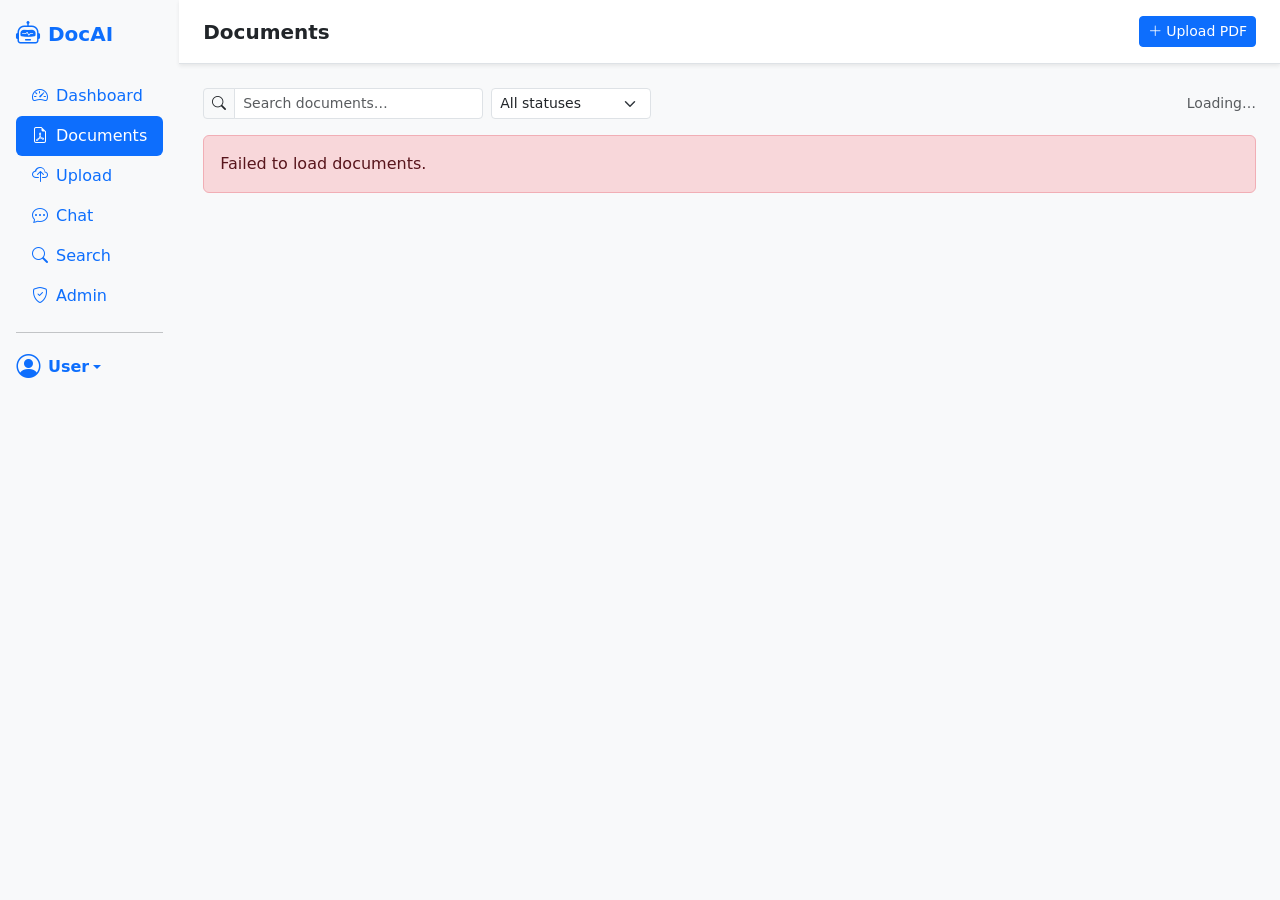
<file: src/main/resources/templates/documents.html>
<!DOCTYPE html>
<html lang="en" xmlns:th="http://www.thymeleaf.org"
      xmlns:sec="http://www.thymeleaf.org/extras/spring-security">
<head>
    <meta charset="UTF-8"/>
    <meta name="viewport" content="width=device-width, initial-scale=1.0"/>
    <title>Documents — DocAI</title>
    <link href="https://cdn.jsdelivr.net/npm/bootstrap@5.3.3/dist/css/bootstrap.min.css" rel="stylesheet"/>
    <link href="https://cdn.jsdelivr.net/npm/bootstrap-icons@1.11.3/font/bootstrap-icons.min.css" rel="stylesheet"/>
    <link th:href="@{/css/app.css}" rel="stylesheet"/>
</head>
<body class="bg-light">
<div class="d-flex" id="app-wrapper">

    <!-- SIDEBAR -->
    <nav id="sidebar" class="sidebar d-flex flex-column flex-shrink-0 p-3">
        <a href="/dashboard" class="sidebar-brand d-flex align-items-center mb-4 text-decoration-none">
            <i class="bi bi-robot fs-4 me-2 text-primary"></i>
            <span class="fw-bold fs-5">DocAI</span>
        </a>
        <ul class="nav nav-pills flex-column mb-auto">
            <li><a href="/dashboard" class="nav-link"><i class="bi bi-speedometer2 me-2"></i>Dashboard</a></li>
            <li><a href="/documents" class="nav-link active"><i class="bi bi-file-earmark-pdf me-2"></i>Documents</a></li>
            <li><a href="/upload" class="nav-link"><i class="bi bi-cloud-upload me-2"></i>Upload</a></li>
            <li><a href="/chat" class="nav-link"><i class="bi bi-chat-dots me-2"></i>Chat</a></li>
            <li><a href="/search" class="nav-link"><i class="bi bi-search me-2"></i>Search</a></li>
            <li sec:authorize="hasRole('ADMIN')"><a href="/admin" class="nav-link"><i class="bi bi-shield-check me-2"></i>Admin</a></li>
        </ul>
        <hr/>
        <div class="dropdown">
            <a href="#" class="d-flex align-items-center text-decoration-none dropdown-toggle" data-bs-toggle="dropdown">
                <i class="bi bi-person-circle fs-4 me-2"></i>
                <span class="fw-semibold text-truncate" sec:authentication="name">User</span>
            </a>
            <ul class="dropdown-menu dropdown-menu-dark text-small shadow">
                <li><a class="dropdown-item" href="/profile"><i class="bi bi-person me-1"></i> Profile</a></li>
                <li><hr class="dropdown-divider"/></li>
                <li><form th:action="@{/logout}" method="post"><button type="submit" class="dropdown-item text-danger"><i class="bi bi-box-arrow-right me-1"></i> Sign out</button></form></li>
            </ul>
        </div>
    </nav>

    <!-- MAIN -->
    <main class="main-content flex-grow-1">
        <header class="top-bar d-flex align-items-center px-4 py-3 bg-white border-bottom shadow-sm">
            <button class="btn btn-link d-lg-none me-2 p-0" id="sidebarToggle"><i class="bi bi-list fs-4"></i></button>
            <h1 class="h5 mb-0 fw-semibold">Documents</h1>
            <div class="ms-auto d-flex gap-2">
                <a href="/upload" class="btn btn-primary btn-sm">
                    <i class="bi bi-plus-lg me-1"></i>Upload PDF
                </a>
            </div>
        </header>

        <div class="page-content p-4">
            <div class="toast-container position-fixed top-0 end-0 p-3" style="z-index:9999" id="toastContainer"></div>

            <!-- Toolbar -->
            <div class="d-flex flex-wrap gap-2 mb-3 align-items-center">
                <div class="input-group input-group-sm" style="max-width:280px">
                    <span class="input-group-text"><i class="bi bi-search"></i></span>
                    <input type="text" class="form-control" id="searchInput" placeholder="Search documents…"/>
                </div>
                <select class="form-select form-select-sm" id="statusFilter" style="max-width:160px">
                    <option value="">All statuses</option>
                    <option value="COMPLETED">Completed</option>
                    <option value="PROCESSING">Processing</option>
                    <option value="PENDING">Pending</option>
                    <option value="FAILED">Failed</option>
                </select>
                <div class="ms-auto text-muted small" id="docCount">Loading…</div>
            </div>

            <!-- Document grid -->
            <div id="docGrid" class="row g-3">
                <div class="col-12 text-center py-5">
                    <div class="spinner-border text-primary" role="status"></div>
                </div>
            </div>

            <!-- Pagination -->
            <nav class="mt-4" id="pagination"></nav>
        </div>
    </main>
</div>

<!-- Delete confirm modal -->
<div class="modal fade" id="deleteModal" tabindex="-1">
    <div class="modal-dialog modal-sm modal-dialog-centered">
        <div class="modal-content border-0 shadow">
            <div class="modal-header border-0">
                <h6 class="modal-title fw-bold"><i class="bi bi-trash text-danger me-2"></i>Delete Document</h6>
                <button type="button" class="btn-close" data-bs-dismiss="modal"></button>
            </div>
            <div class="modal-body text-muted small">
                This will permanently remove the document and all its indexed chunks. This action cannot be undone.
            </div>
            <div class="modal-footer border-0">
                <button type="button" class="btn btn-secondary btn-sm" data-bs-dismiss="modal">Cancel</button>
                <button type="button" class="btn btn-danger btn-sm" id="confirmDeleteBtn">Delete</button>
            </div>
        </div>
    </div>
</div>

<script src="https://cdn.jsdelivr.net/npm/bootstrap@5.3.3/dist/js/bootstrap.bundle.min.js"></script>
<script th:src="@{/js/app.js}"></script>
<script>
    const api = window.DocAI;
    let currentPage = 0;
    let pendingDeleteId = null;
    const deleteModal = new bootstrap.Modal(document.getElementById('deleteModal'));

    async function loadDocuments(page = 0) {
        currentPage = page;
        const search = document.getElementById('searchInput').value.trim();
        const status = document.getElementById('statusFilter').value;
        let url = `/api/documents?page=${page}&size=12`;
        if (search) url += `&q=${encodeURIComponent(search)}`;
        if (status) url += `&status=${status}`;

        try {
            const data = await api.get(url);
            renderDocuments(data);
        } catch(e) {
            document.getElementById('docGrid').innerHTML = `<div class="col-12"><div class="alert alert-danger">Failed to load documents.</div></div>`;
        }
    }

    function renderDocuments(data) {
        const grid = document.getElementById('docGrid');
        const docs = data.content || [];
        document.getElementById('docCount').textContent = `${data.totalElements || 0} document${data.totalElements !== 1 ? 's' : ''}`;

        if (docs.length === 0) {
            grid.innerHTML = `<div class="col-12 text-center py-5 text-muted">
            <i class="bi bi-file-earmark-plus display-4 mb-3 d-block opacity-40"></i>
            <h6>No documents found</h6>
            <p class="small mb-3">Upload a PDF to get started with AI-powered Q&A.</p>
            <a href="/upload" class="btn btn-primary btn-sm"><i class="bi bi-cloud-upload me-1"></i>Upload PDF</a>
        </div>`;
            document.getElementById('pagination').innerHTML = '';
            return;
        }

        grid.innerHTML = docs.map(d => `
    <div class="col-md-6 col-xl-4">
        <div class="card border-0 shadow-sm h-100 doc-card" data-id="${d.id}">
            <div class="card-body">
                <div class="d-flex align-items-start gap-3 mb-3">
                    <div class="doc-icon-lg bg-danger-subtle text-danger rounded-3 flex-shrink-0">
                        <i class="bi bi-file-earmark-pdf fs-3"></i>
                    </div>
                    <div class="flex-grow-1 overflow-hidden">
                        <div class="fw-semibold text-truncate" title="${escHtml(d.originalName)}">${escHtml(d.originalName)}</div>
                        <div class="text-muted small mt-1">${d.fileSizeFormatted ?? formatBytes(d.fileSize)}</div>
                    </div>
                </div>
                <div class="d-flex flex-wrap gap-1 mb-3">
                    ${statusBadge(d.status)}
                    ${d.pageCount ? `<span class="badge bg-secondary-subtle text-secondary">${d.pageCount} pages</span>` : ''}
                    ${d.chunkCount ? `<span class="badge bg-info-subtle text-info">${d.chunkCount} chunks</span>` : ''}
                </div>
                ${d.errorMessage ? `<div class="alert alert-danger py-1 px-2 small mb-2">${escHtml(d.errorMessage.substring(0,80))}</div>` : ''}
                <div class="text-muted" style="font-size:.75rem">${d.title ? `<div class="text-truncate">${escHtml(d.title)}</div>` : ''}Uploaded ${formatDate(d.createdAt)}</div>
            </div>
            <div class="card-footer bg-transparent border-0 d-flex gap-1 pt-0">
                <a href="/chat?docId=${d.id}" class="btn btn-sm btn-primary flex-grow-1">
                    <i class="bi bi-chat-dots me-1"></i>Chat
                </a>
                ${d.status === 'FAILED' || d.status === 'COMPLETED' ? `
                <button class="btn btn-sm btn-outline-secondary" onclick="reprocess('${d.id}')" title="Reprocess">
                    <i class="bi bi-arrow-clockwise"></i>
                </button>` : ''}
                <button class="btn btn-sm btn-outline-danger" onclick="confirmDelete('${d.id}')" title="Delete">
                    <i class="bi bi-trash"></i>
                </button>
            </div>
        </div>
    </div>`).join('');

        // Pagination
        renderPagination(data.number, data.totalPages);
    }

    function renderPagination(current, total) {
        if (total <= 1) { document.getElementById('pagination').innerHTML = ''; return; }
        let html = '<ul class="pagination pagination-sm justify-content-center">';
        html += `<li class="page-item ${current === 0 ? 'disabled' : ''}">
        <a class="page-link" href="#" onclick="loadDocuments(${current-1})">‹</a></li>`;
        for (let i = 0; i < total; i++) {
            html += `<li class="page-item ${i === current ? 'active' : ''}">
            <a class="page-link" href="#" onclick="loadDocuments(${i})">${i+1}</a></li>`;
        }
        html += `<li class="page-item ${current === total-1 ? 'disabled' : ''}">
        <a class="page-link" href="#" onclick="loadDocuments(${current+1})">›</a></li>`;
        html += '</ul>';
        document.getElementById('pagination').innerHTML = html;
    }

    async function reprocess(id) {
        try {
            await api.post(`/api/documents/${id}/reprocess`, {});
            api.toast('Reprocessing started', 'info');
            setTimeout(() => loadDocuments(currentPage), 1500);
        } catch(e) { api.toast('Reprocess failed', 'danger'); }
    }

    function confirmDelete(id) {
        pendingDeleteId = id;
        deleteModal.show();
    }

    document.getElementById('confirmDeleteBtn').addEventListener('click', async () => {
        if (!pendingDeleteId) return;
        try {
            await api.del(`/api/documents/${pendingDeleteId}`);
            deleteModal.hide();
            api.toast('Document deleted', 'success');
            loadDocuments(currentPage);
        } catch(e) { api.toast('Delete failed', 'danger'); }
    });

    // Search debounce
    let searchTimer;
    document.getElementById('searchInput').addEventListener('input', () => {
        clearTimeout(searchTimer);
        searchTimer = setTimeout(() => loadDocuments(0), 400);
    });
    document.getElementById('statusFilter').addEventListener('change', () => loadDocuments(0));

    // Poll for processing docs
    setInterval(() => {
        const processingCards = document.querySelectorAll('[data-status="PROCESSING"],[data-status="PENDING"]');
        if (processingCards.length > 0) loadDocuments(currentPage);
    }, 5000);

    function statusBadge(s) {
        const map = { COMPLETED:'success', PROCESSING:'warning', FAILED:'danger', PENDING:'secondary', REPROCESSING:'info' };
        const icons = { COMPLETED:'check-circle', PROCESSING:'arrow-repeat', FAILED:'x-circle', PENDING:'clock', REPROCESSING:'arrow-clockwise' };
        return `<span class="badge bg-${map[s]||'secondary'}-subtle text-${map[s]||'secondary'}">
        <i class="bi bi-${icons[s]||'circle'} me-1"></i>${s}</span>`;
    }

    function formatBytes(b) {
        if (!b) return '0 B';
        if (b < 1024) return b + ' B';
        if (b < 1048576) return (b/1024).toFixed(1) + ' KB';
        return (b/1048576).toFixed(1) + ' MB';
    }

    function formatDate(iso) {
        if (!iso) return '';
        return new Date(iso).toLocaleDateString('en-US', { month: 'short', day: 'numeric', year: 'numeric' });
    }

    function escHtml(s) {
        return (s||'').replace(/&/g,'&amp;').replace(/</g,'&lt;').replace(/>/g,'&gt;');
    }

    loadDocuments();
</script>
</body>
</html>
</file>
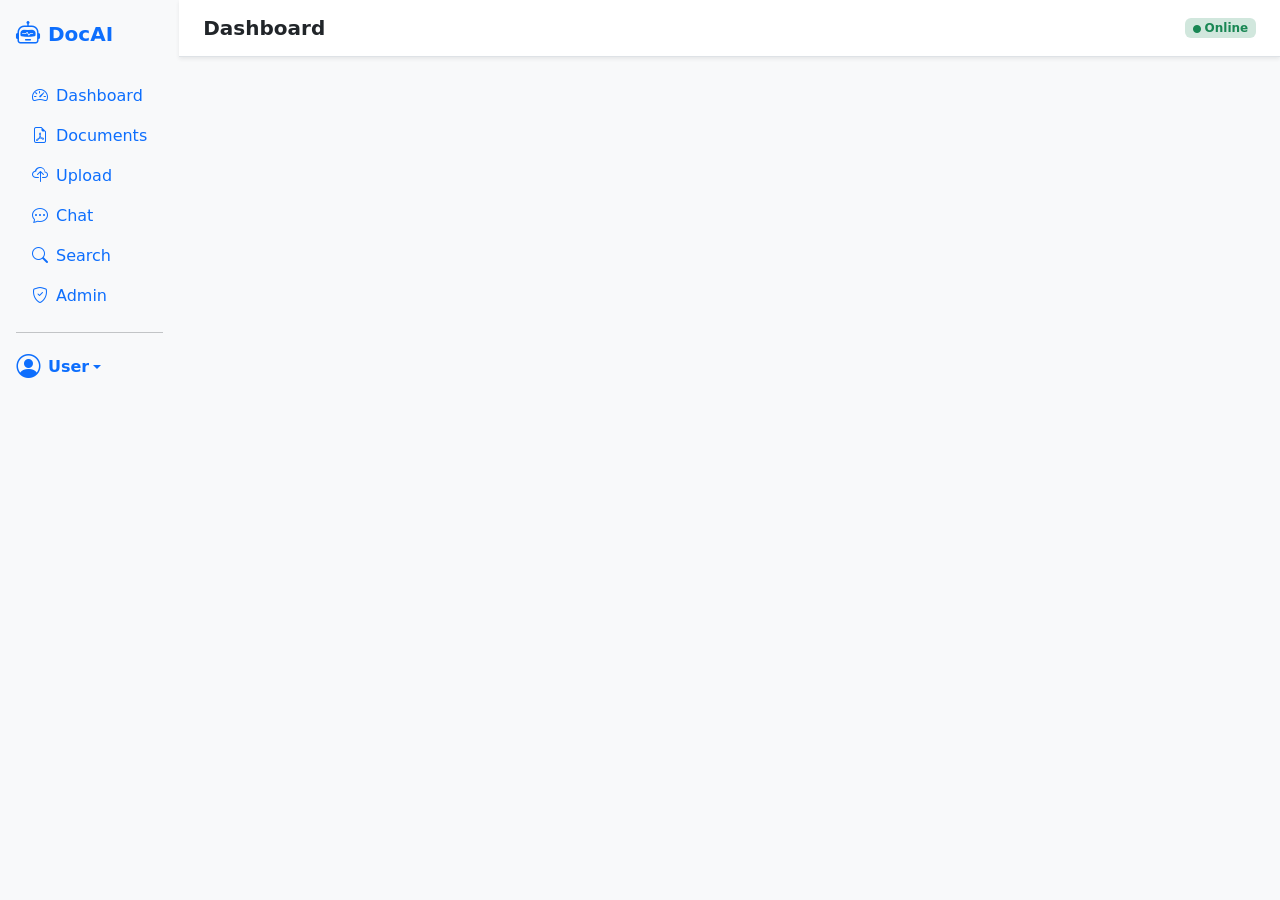
<file: src/main/resources/templates/layout.html>
<!DOCTYPE html>
<html lang="en" xmlns:th="http://www.thymeleaf.org"
      xmlns:sec="http://www.thymeleaf.org/extras/spring-security">
<head>
    <meta charset="UTF-8"/>
    <meta name="viewport" content="width=device-width, initial-scale=1.0"/>
    <meta name="_csrf" th:content="${_csrf.token}"/>
    <meta name="_csrf_header" th:content="${_csrf.headerName}"/>
    <title th:text="${pageTitle != null ? pageTitle + ' — DocAI' : 'DocAI'}">DocAI</title>

    <!-- Bootstrap 5 -->
    <link href="https://cdn.jsdelivr.net/npm/bootstrap@5.3.3/dist/css/bootstrap.min.css" rel="stylesheet"/>
    <!-- Bootstrap Icons -->
    <link href="https://cdn.jsdelivr.net/npm/bootstrap-icons@1.11.3/font/bootstrap-icons.min.css" rel="stylesheet"/>
    <!-- Custom CSS -->
    <link th:href="@{/css/app.css}" rel="stylesheet"/>
    <th:block th:replace="${head}"></th:block>
</head>
<body class="bg-light">

<!-- Sidebar + Main layout -->
<div class="d-flex" id="app-wrapper" th:fragment="layout(content, head)">

    <!-- SIDEBAR -->
    <nav id="sidebar" class="sidebar d-flex flex-column flex-shrink-0 p-3">
        <!-- Brand -->
        <a href="/dashboard" class="sidebar-brand d-flex align-items-center mb-4 text-decoration-none">
            <i class="bi bi-robot fs-4 me-2 text-primary"></i>
            <span class="fw-bold fs-5">DocAI</span>
        </a>

        <!-- Nav links -->
        <ul class="nav nav-pills flex-column mb-auto">
            <li class="nav-item">
                <a th:href="@{/dashboard}" class="nav-link" th:classappend="${activePage == 'dashboard' ? 'active' : ''}">
                    <i class="bi bi-speedometer2 me-2"></i>Dashboard
                </a>
            </li>
            <li class="nav-item">
                <a th:href="@{/documents}" class="nav-link" th:classappend="${activePage == 'documents' ? 'active' : ''}">
                    <i class="bi bi-file-earmark-pdf me-2"></i>Documents
                </a>
            </li>
            <li class="nav-item">
                <a th:href="@{/upload}" class="nav-link" th:classappend="${activePage == 'upload' ? 'active' : ''}">
                    <i class="bi bi-cloud-upload me-2"></i>Upload
                </a>
            </li>
            <li class="nav-item">
                <a th:href="@{/chat}" class="nav-link" th:classappend="${activePage == 'chat' ? 'active' : ''}">
                    <i class="bi bi-chat-dots me-2"></i>Chat
                </a>
            </li>
            <li class="nav-item">
                <a th:href="@{/search}" class="nav-link" th:classappend="${activePage == 'search' ? 'active' : ''}">
                    <i class="bi bi-search me-2"></i>Search
                </a>
            </li>
            <li class="nav-item" sec:authorize="hasRole('ADMIN')">
                <a th:href="@{/admin}" class="nav-link" th:classappend="${activePage == 'admin' ? 'active' : ''}">
                    <i class="bi bi-shield-check me-2"></i>Admin
                </a>
            </li>
        </ul>

        <!-- User footer -->
        <hr/>
        <div class="dropdown">
            <a href="#" class="d-flex align-items-center text-decoration-none dropdown-toggle" data-bs-toggle="dropdown">
                <div class="user-avatar me-2">
                    <i class="bi bi-person-circle fs-4"></i>
                </div>
                <span class="fw-semibold text-truncate" sec:authentication="name">User</span>
            </a>
            <ul class="dropdown-menu dropdown-menu-dark text-small shadow">
                <li><a class="dropdown-item" th:href="@{/profile}"><i class="bi bi-person me-1"></i> Profile</a></li>
                <li><hr class="dropdown-divider"/></li>
                <li>
                    <form th:action="@{/logout}" method="post">
                        <button type="submit" class="dropdown-item text-danger">
                            <i class="bi bi-box-arrow-right me-1"></i> Sign out
                        </button>
                    </form>
                </li>
            </ul>
        </div>
    </nav>

    <!-- MAIN CONTENT -->
    <main class="main-content flex-grow-1">
        <!-- Top bar -->
        <header class="top-bar d-flex align-items-center px-4 py-3 bg-white border-bottom shadow-sm">
            <button class="btn btn-link d-lg-none me-2 p-0" id="sidebarToggle">
                <i class="bi bi-list fs-4"></i>
            </button>
            <h1 class="h5 mb-0 fw-semibold" th:text="${pageTitle ?: 'Dashboard'}">Dashboard</h1>
            <div class="ms-auto d-flex align-items-center gap-2">
                <span class="badge bg-success-subtle text-success" id="status-badge">
                    <i class="bi bi-circle-fill me-1" style="font-size: 0.5rem;"></i>Online
                </span>
            </div>
        </header>

        <!-- Page content -->
        <div class="page-content p-4">
            <!-- Toast container -->
            <div class="toast-container position-fixed top-0 end-0 p-3" style="z-index:9999;" id="toastContainer"></div>

            <!-- Main slot -->
            <th:block th:replace="${content}"></th:block>
        </div>
    </main>
</div>

<!-- Bootstrap JS -->
<script src="https://cdn.jsdelivr.net/npm/bootstrap@5.3.3/dist/js/bootstrap.bundle.min.js"></script>
<!-- App JS -->
<script th:src="@{/js/app.js}"></script>
<th:block th:replace="${scripts}"></th:block>
</body>
</html>
</file>
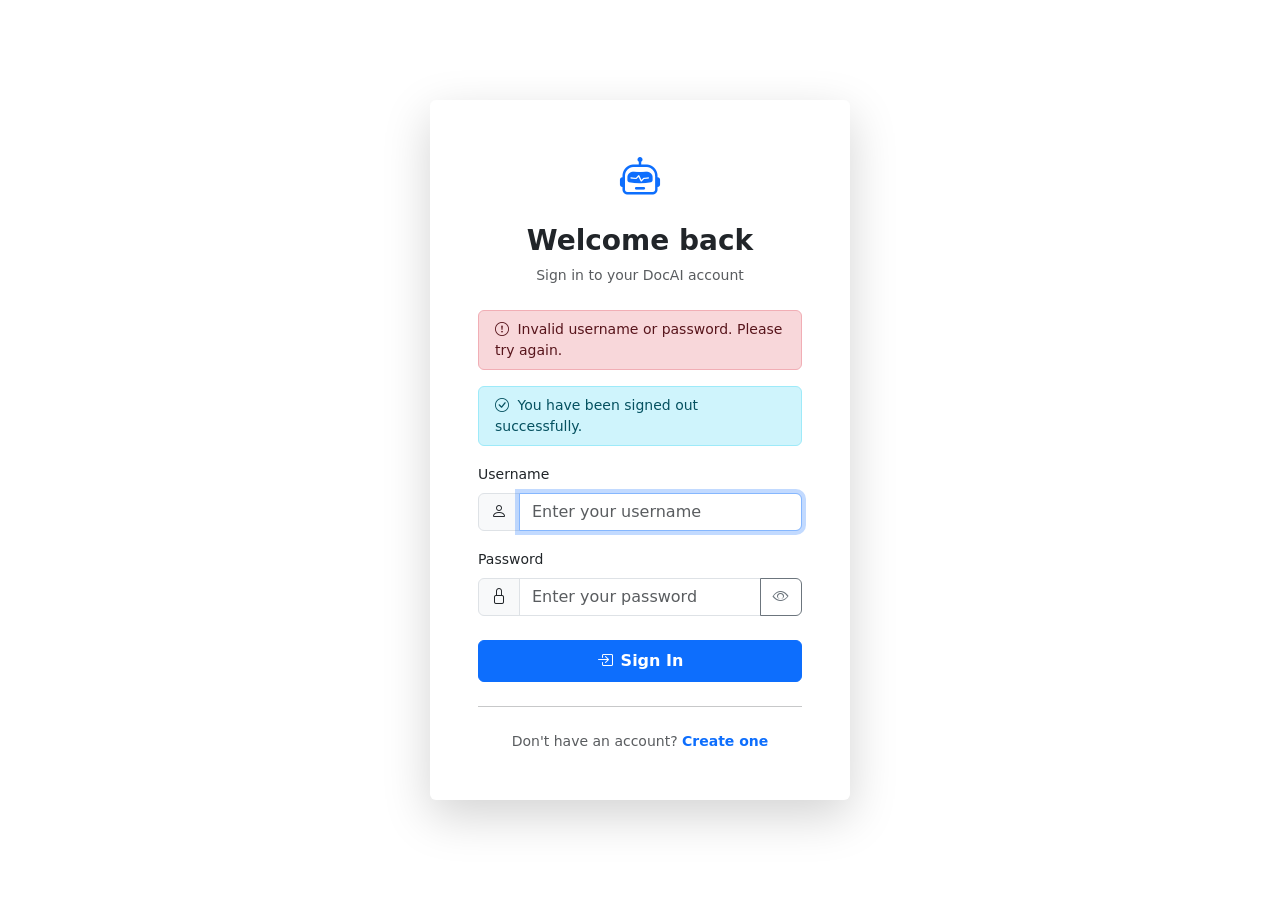
<file: src/main/resources/templates/login.html>
<!DOCTYPE html>
<html lang="en" xmlns:th="http://www.thymeleaf.org">
<head>
    <meta charset="UTF-8"/>
    <meta name="viewport" content="width=device-width, initial-scale=1.0"/>
    <title>Sign In — DocAI</title>
    <link href="https://cdn.jsdelivr.net/npm/bootstrap@5.3.3/dist/css/bootstrap.min.css" rel="stylesheet"/>
    <link href="https://cdn.jsdelivr.net/npm/bootstrap-icons@1.11.3/font/bootstrap-icons.min.css" rel="stylesheet"/>
    <link th:href="@{/css/app.css}" rel="stylesheet"/>
</head>
<body class="auth-page d-flex align-items-center justify-content-center min-vh-100">

<div class="auth-card card shadow-lg border-0" style="width: 420px; max-width: 95vw;">
    <div class="card-body p-5">
        <!-- Logo -->
        <div class="text-center mb-4">
            <div class="auth-logo-icon mb-3">
                <i class="bi bi-robot text-primary" style="font-size: 2.5rem;"></i>
            </div>
            <h1 class="h3 fw-bold">Welcome back</h1>
            <p class="text-muted small">Sign in to your DocAI account</p>
        </div>

        <!-- Alerts -->
        <div th:if="${param.error}" class="alert alert-danger py-2 small" role="alert">
            <i class="bi bi-exclamation-circle me-1"></i>
            Invalid username or password. Please try again.
        </div>
        <div th:if="${param.logout}" class="alert alert-info py-2 small" role="alert">
            <i class="bi bi-check-circle me-1"></i>
            You have been signed out successfully.
        </div>

        <!-- Login Form -->
        <form th:action="@{/login}" method="post">
            <div class="mb-3">
                <label for="username" class="form-label fw-medium small">Username</label>
                <div class="input-group">
                    <span class="input-group-text"><i class="bi bi-person"></i></span>
                    <input type="text" class="form-control" id="username" name="username"
                           placeholder="Enter your username" required autofocus/>
                </div>
            </div>

            <div class="mb-4">
                <label for="password" class="form-label fw-medium small">Password</label>
                <div class="input-group">
                    <span class="input-group-text"><i class="bi bi-lock"></i></span>
                    <input type="password" class="form-control" id="password" name="password"
                           placeholder="Enter your password" required/>
                    <button class="btn btn-outline-secondary" type="button" id="togglePwd">
                        <i class="bi bi-eye"></i>
                    </button>
                </div>
            </div>

            <button type="submit" class="btn btn-primary w-100 py-2 fw-semibold">
                <i class="bi bi-box-arrow-in-right me-2"></i>Sign In
            </button>
        </form>

        <hr class="my-4"/>
        <p class="text-center text-muted small mb-0">
            Don't have an account?
            <a th:href="@{/register}" class="fw-semibold text-decoration-none">Create one</a>
        </p>
    </div>
</div>

<script src="https://cdn.jsdelivr.net/npm/bootstrap@5.3.3/dist/js/bootstrap.bundle.min.js"></script>
<script>
    document.getElementById('togglePwd')?.addEventListener('click', () => {
        const pwd = document.getElementById('password');
        const icon = document.querySelector('#togglePwd i');
        pwd.type = pwd.type === 'password' ? 'text' : 'password';
        icon.className = pwd.type === 'password' ? 'bi bi-eye' : 'bi bi-eye-slash';
    });
</script>
</body>
</html>
</file>
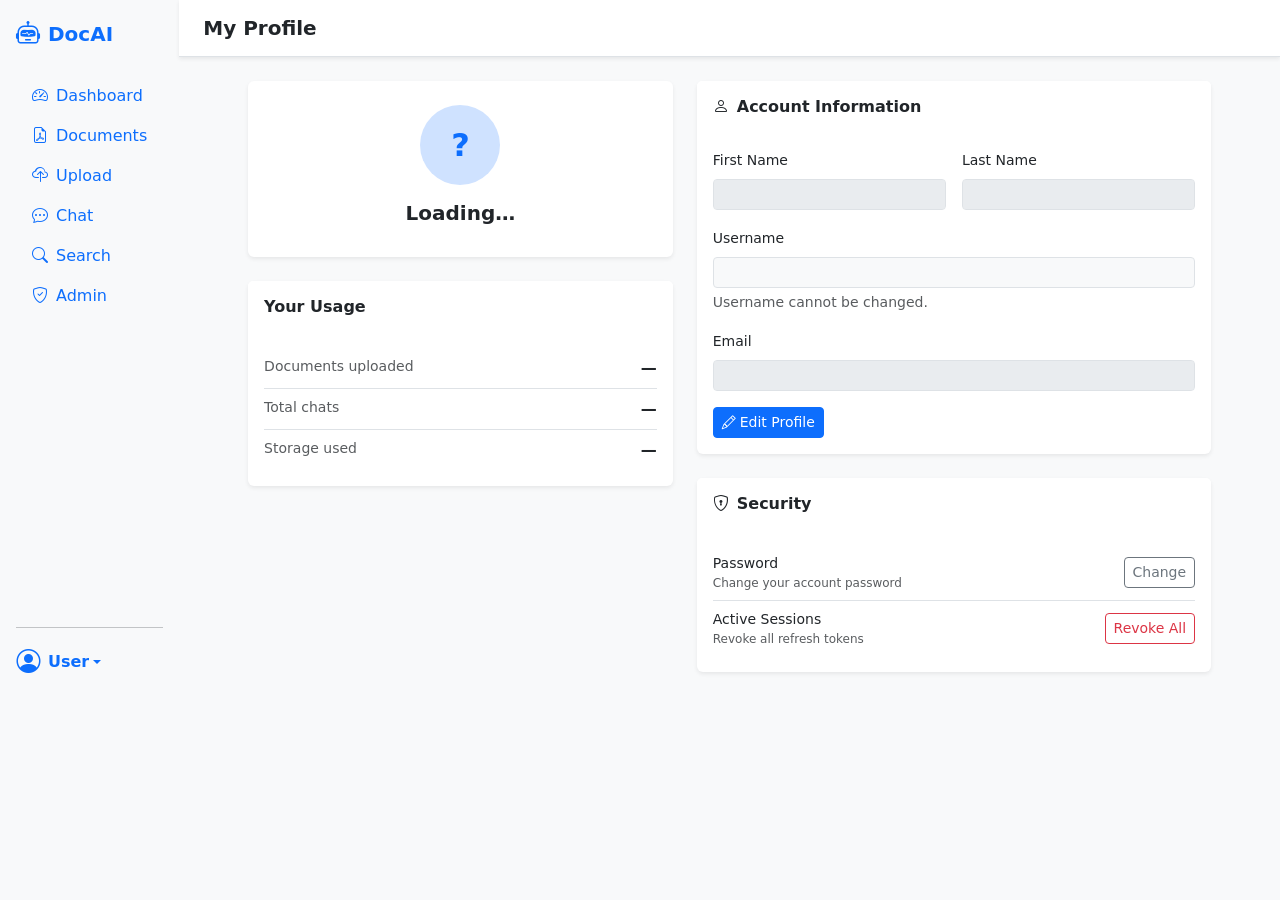
<file: src/main/resources/templates/profile.html>
<!DOCTYPE html>
<html lang="en" xmlns:th="http://www.thymeleaf.org"
      xmlns:sec="http://www.thymeleaf.org/extras/spring-security">
<head>
    <meta charset="UTF-8"/>
    <meta name="viewport" content="width=device-width, initial-scale=1.0"/>
    <title>Profile — DocAI</title>
    <link href="https://cdn.jsdelivr.net/npm/bootstrap@5.3.3/dist/css/bootstrap.min.css" rel="stylesheet"/>
    <link href="https://cdn.jsdelivr.net/npm/bootstrap-icons@1.11.3/font/bootstrap-icons.min.css" rel="stylesheet"/>
    <link th:href="@{/css/app.css}" rel="stylesheet"/>
</head>
<body class="bg-light">
<div class="d-flex" id="app-wrapper">

    <!-- SIDEBAR -->
    <nav id="sidebar" class="sidebar d-flex flex-column flex-shrink-0 p-3">
        <a href="/dashboard" class="sidebar-brand d-flex align-items-center mb-4 text-decoration-none">
            <i class="bi bi-robot fs-4 me-2 text-primary"></i>
            <span class="fw-bold fs-5">DocAI</span>
        </a>
        <ul class="nav nav-pills flex-column mb-auto">
            <li><a href="/dashboard" class="nav-link"><i class="bi bi-speedometer2 me-2"></i>Dashboard</a></li>
            <li><a href="/documents" class="nav-link"><i class="bi bi-file-earmark-pdf me-2"></i>Documents</a></li>
            <li><a href="/upload" class="nav-link"><i class="bi bi-cloud-upload me-2"></i>Upload</a></li>
            <li><a href="/chat" class="nav-link"><i class="bi bi-chat-dots me-2"></i>Chat</a></li>
            <li><a href="/search" class="nav-link"><i class="bi bi-search me-2"></i>Search</a></li>
            <li sec:authorize="hasRole('ADMIN')"><a href="/admin" class="nav-link"><i class="bi bi-shield-check me-2"></i>Admin</a></li>
        </ul>
        <hr/>
        <div class="dropdown">
            <a href="#" class="d-flex align-items-center text-decoration-none dropdown-toggle" data-bs-toggle="dropdown">
                <i class="bi bi-person-circle fs-4 me-2"></i>
                <span class="fw-semibold text-truncate" sec:authentication="name">User</span>
            </a>
            <ul class="dropdown-menu dropdown-menu-dark text-small shadow">
                <li><a class="dropdown-item" href="/profile"><i class="bi bi-person me-1"></i> Profile</a></li>
                <li><hr class="dropdown-divider"/></li>
                <li><form th:action="@{/logout}" method="post"><button type="submit" class="dropdown-item text-danger"><i class="bi bi-box-arrow-right me-1"></i> Sign out</button></form></li>
            </ul>
        </div>
    </nav>

    <!-- MAIN -->
    <main class="main-content flex-grow-1">
        <header class="top-bar d-flex align-items-center px-4 py-3 bg-white border-bottom shadow-sm">
            <button class="btn btn-link d-lg-none me-2 p-0" id="sidebarToggle"><i class="bi bi-list fs-4"></i></button>
            <h1 class="h5 mb-0 fw-semibold">My Profile</h1>
        </header>

        <div class="page-content p-4">
            <div class="toast-container position-fixed top-0 end-0 p-3" style="z-index:9999" id="toastContainer"></div>

            <div class="row g-4 justify-content-center">
                <div class="col-lg-5">
                    <!-- Avatar card -->
                    <div class="card border-0 shadow-sm text-center mb-4">
                        <div class="card-body py-4">
                            <div class="profile-avatar mx-auto mb-3 bg-primary-subtle text-primary rounded-circle d-flex align-items-center justify-content-center fw-bold"
                                 id="avatarCircle" style="width:80px;height:80px;font-size:2rem">?</div>
                            <h5 class="fw-bold mb-0" id="profileName">Loading…</h5>
                            <div class="text-muted small mt-1" id="profileEmail"></div>
                            <div class="mt-2" id="profileRoles"></div>
                        </div>
                    </div>

                    <!-- Stats card -->
                    <div class="card border-0 shadow-sm">
                        <div class="card-header bg-white border-0 py-3">
                            <h6 class="fw-semibold mb-0">Your Usage</h6>
                        </div>
                        <div class="card-body">
                            <div class="d-flex justify-content-between py-2 border-bottom">
                                <span class="text-muted small">Documents uploaded</span>
                                <strong id="usageDocs">—</strong>
                            </div>
                            <div class="d-flex justify-content-between py-2 border-bottom">
                                <span class="text-muted small">Total chats</span>
                                <strong id="usageChats">—</strong>
                            </div>
                            <div class="d-flex justify-content-between py-2">
                                <span class="text-muted small">Storage used</span>
                                <strong id="usageStorage">—</strong>
                            </div>
                        </div>
                    </div>
                </div>

                <div class="col-lg-6">
                    <!-- Account info -->
                    <div class="card border-0 shadow-sm mb-4">
                        <div class="card-header bg-white border-0 py-3">
                            <h6 class="fw-semibold mb-0"><i class="bi bi-person me-2"></i>Account Information</h6>
                        </div>
                        <div class="card-body">
                            <div id="profileAlert" class="alert d-none py-2 small mb-3" role="alert"></div>
                            <div class="row g-3 mb-3">
                                <div class="col-6">
                                    <label class="form-label small fw-medium">First Name</label>
                                    <input type="text" class="form-control form-control-sm" id="firstName" disabled maxlength="100"/>
                                </div>
                                <div class="col-6">
                                    <label class="form-label small fw-medium">Last Name</label>
                                    <input type="text" class="form-control form-control-sm" id="lastName" disabled maxlength="100"/>
                                </div>
                            </div>
                            <div class="mb-3">
                                <label class="form-label small fw-medium">Username</label>
                                <input type="text" class="form-control form-control-sm bg-light" id="username" disabled readonly/>
                                <div class="form-text">Username cannot be changed.</div>
                            </div>
                            <div class="mb-3">
                                <label class="form-label small fw-medium">Email</label>
                                <input type="email" class="form-control form-control-sm" id="email" disabled maxlength="255"/>
                            </div>
                            <div class="d-flex gap-2">
                                <button class="btn btn-sm btn-primary" id="editProfileBtn">
                                    <i class="bi bi-pencil me-1"></i>Edit Profile
                                </button>
                                <button class="btn btn-sm btn-success d-none" id="saveProfileBtn">
                                    <i class="bi bi-check-lg me-1"></i>Save Changes
                                </button>
                                <button class="btn btn-sm btn-secondary d-none" id="cancelEditBtn">Cancel</button>
                            </div>
                        </div>
                    </div>

                    <!-- Security -->
                    <div class="card border-0 shadow-sm">
                        <div class="card-header bg-white border-0 py-3">
                            <h6 class="fw-semibold mb-0"><i class="bi bi-shield-lock me-2"></i>Security</h6>
                        </div>
                        <div class="card-body">
                            <div class="d-flex align-items-center justify-content-between py-2 border-bottom">
                                <div>
                                    <div class="fw-medium small">Password</div>
                                    <div class="text-muted" style="font-size:.75rem">Change your account password</div>
                                </div>
                                <button class="btn btn-sm btn-outline-secondary" data-bs-toggle="modal" data-bs-target="#changePasswordModal">
                                    Change
                                </button>
                            </div>
                            <div class="d-flex align-items-center justify-content-between py-2">
                                <div>
                                    <div class="fw-medium small">Active Sessions</div>
                                    <div class="text-muted" style="font-size:.75rem">Revoke all refresh tokens</div>
                                </div>
                                <button class="btn btn-sm btn-outline-danger" id="revokeSessionsBtn">Revoke All</button>
                            </div>
                        </div>
                    </div>
                </div>
            </div>
        </div>
    </main>
</div>

<!-- Change password modal -->
<div class="modal fade" id="changePasswordModal" tabindex="-1">
    <div class="modal-dialog modal-dialog-centered">
        <div class="modal-content border-0 shadow">
            <div class="modal-header border-0">
                <h6 class="modal-title fw-bold"><i class="bi bi-lock me-2"></i>Change Password</h6>
                <button type="button" class="btn-close" data-bs-dismiss="modal"></button>
            </div>
            <div class="modal-body">
                <div id="pwdAlert" class="alert d-none py-2 small mb-3" role="alert"></div>
                <div class="mb-3">
                    <label class="form-label small fw-medium">Current Password</label>
                    <input type="password" class="form-control form-control-sm" id="currentPwd"/>
                </div>
                <div class="mb-3">
                    <label class="form-label small fw-medium">New Password</label>
                    <input type="password" class="form-control form-control-sm" id="newPwd" minlength="8"/>
                </div>
                <div>
                    <label class="form-label small fw-medium">Confirm New Password</label>
                    <input type="password" class="form-control form-control-sm" id="confirmPwd"/>
                </div>
            </div>
            <div class="modal-footer border-0">
                <button type="button" class="btn btn-secondary btn-sm" data-bs-dismiss="modal">Cancel</button>
                <button type="button" class="btn btn-primary btn-sm" id="savePwdBtn">
                    <i class="bi bi-check-lg me-1"></i>Update Password
                </button>
            </div>
        </div>
    </div>
</div>

<script src="https://cdn.jsdelivr.net/npm/bootstrap@5.3.3/dist/js/bootstrap.bundle.min.js"></script>
<script th:src="@{/js/app.js}"></script>
<script>
    /**
     * Fix #16 — Profile page now calls GET /api/users/me and PUT /api/users/me
     * instead of showing a "coming soon" toast.
     */
    const api = window.DocAI;
    let originalValues = {};

    async function loadProfile() {
        try {
            // Parallel requests for profile + stats
            const [profile, docsResp, chatsResp] = await Promise.all([
                api.get('/api/users/me'),
                api.get('/api/documents?size=1'),
                api.get('/api/chats?size=1')
            ]);

            // Populate fields
            document.getElementById('avatarCircle').textContent =
                (profile.username || '?').charAt(0).toUpperCase();
            document.getElementById('profileName').textContent =
                profile.firstName && profile.lastName
                    ? profile.firstName + ' ' + profile.lastName
                    : profile.username;
            document.getElementById('profileEmail').textContent = profile.email || '';
            document.getElementById('profileRoles').innerHTML =
                (profile.roles || []).map(r =>
                    `<span class="badge bg-secondary-subtle text-secondary me-1">${r.replace('ROLE_', '')}</span>`
                ).join('');

            document.getElementById('username').value   = profile.username || '';
            document.getElementById('firstName').value  = profile.firstName || '';
            document.getElementById('lastName').value   = profile.lastName  || '';
            document.getElementById('email').value      = profile.email     || '';

            // Snapshot for cancel
            originalValues = {
                firstName: profile.firstName || '',
                lastName:  profile.lastName  || '',
                email:     profile.email     || '',
            };

            // Stats
            document.getElementById('usageDocs').textContent   = docsResp.totalElements ?? '—';
            document.getElementById('usageChats').textContent  = chatsResp.totalElements ?? '—';

            const allDocs = await api.get('/api/documents?size=200');
            const totalBytes = (allDocs.content || []).reduce((s, d) => s + (d.fileSize || 0), 0);
            document.getElementById('usageStorage').textContent = formatBytes(totalBytes);

        } catch(e) {
            window.DocAI.toast('Failed to load profile: ' + e.message, 'danger');
        }
    }

    // ── Edit / Save / Cancel ─────────────────────────────────────────────

    document.getElementById('editProfileBtn').addEventListener('click', () => {
        ['firstName', 'lastName', 'email'].forEach(id =>
            document.getElementById(id).disabled = false);
        document.getElementById('editProfileBtn').classList.add('d-none');
        document.getElementById('saveProfileBtn').classList.remove('d-none');
        document.getElementById('cancelEditBtn').classList.remove('d-none');
    });

    document.getElementById('cancelEditBtn').addEventListener('click', () => {
        document.getElementById('firstName').value = originalValues.firstName;
        document.getElementById('lastName').value  = originalValues.lastName;
        document.getElementById('email').value     = originalValues.email;
        ['firstName', 'lastName', 'email'].forEach(id =>
            document.getElementById(id).disabled = true);
        document.getElementById('editProfileBtn').classList.remove('d-none');
        document.getElementById('saveProfileBtn').classList.add('d-none');
        document.getElementById('cancelEditBtn').classList.add('d-none');
        hideAlert('profileAlert');
    });

    document.getElementById('saveProfileBtn').addEventListener('click', async () => {
        const btn = document.getElementById('saveProfileBtn');
        btn.disabled = true;
        hideAlert('profileAlert');

        const payload = {
            firstName: document.getElementById('firstName').value.trim(),
            lastName:  document.getElementById('lastName').value.trim(),
            email:     document.getElementById('email').value.trim(),
        };

        try {
            const updated = await api.put('/api/users/me', payload);

            // Refresh displayed values
            originalValues = { firstName: updated.firstName || '', lastName: updated.lastName || '', email: updated.email || '' };
            document.getElementById('profileName').textContent =
                updated.firstName && updated.lastName
                    ? updated.firstName + ' ' + updated.lastName
                    : updated.username;
            document.getElementById('profileEmail').textContent = updated.email || '';

            document.getElementById('cancelEditBtn').click(); // resets UI state
            api.toast('Profile updated successfully', 'success');
        } catch(e) {
            showAlert('profileAlert', 'danger', e.message);
        } finally {
            btn.disabled = false;
        }
    });

    // ── Password change ───────────────────────────────────────────────────

    document.getElementById('savePwdBtn').addEventListener('click', async () => {
        const btn = document.getElementById('savePwdBtn');
        hideAlert('pwdAlert');

        const currentPwd = document.getElementById('currentPwd').value;
        const newPwd     = document.getElementById('newPwd').value;
        const confirmPwd = document.getElementById('confirmPwd').value;

        if (!currentPwd || !newPwd || !confirmPwd) {
            showAlert('pwdAlert', 'danger', 'All password fields are required.');
            return;
        }
        if (newPwd !== confirmPwd) {
            showAlert('pwdAlert', 'danger', 'New password and confirmation do not match.');
            return;
        }
        if (newPwd.length < 8) {
            showAlert('pwdAlert', 'danger', 'New password must be at least 8 characters.');
            return;
        }

        btn.disabled = true;
        try {
            await api.put('/api/users/me/password', {
                currentPassword: currentPwd,
                newPassword:     newPwd,
                confirmPassword: confirmPwd,
            });
            // Clear fields and close modal
            ['currentPwd', 'newPwd', 'confirmPwd'].forEach(id =>
                document.getElementById(id).value = '');
            bootstrap.Modal.getInstance(document.getElementById('changePasswordModal')).hide();
            api.toast('Password changed successfully', 'success');
        } catch(e) {
            showAlert('pwdAlert', 'danger', e.message);
        } finally {
            btn.disabled = false;
        }
    });

    // ── Revoke sessions ───────────────────────────────────────────────────

    document.getElementById('revokeSessionsBtn').addEventListener('click', async () => {
        if (!confirm('Revoke all sessions? You will need to log in again on other devices.')) return;
        try {
            await api.post('/api/auth/logout', {});
            api.toast('All sessions revoked', 'success');
        } catch(e) {
            api.toast('Failed to revoke sessions', 'danger');
        }
    });

    // ── Utilities ─────────────────────────────────────────────────────────

    function showAlert(id, type, msg) {
        const el = document.getElementById(id);
        el.className = `alert alert-${type} py-2 small mb-3`;
        el.textContent = msg;
        el.classList.remove('d-none');
    }

    function hideAlert(id) {
        document.getElementById(id).classList.add('d-none');
    }

    function formatBytes(b) {
        if (!b) return '0 B';
        if (b < 1024) return b + ' B';
        if (b < 1048576) return (b / 1024).toFixed(1) + ' KB';
        return (b / 1048576).toFixed(1) + ' MB';
    }

    loadProfile();
</script>
</body>
</html>
</file>
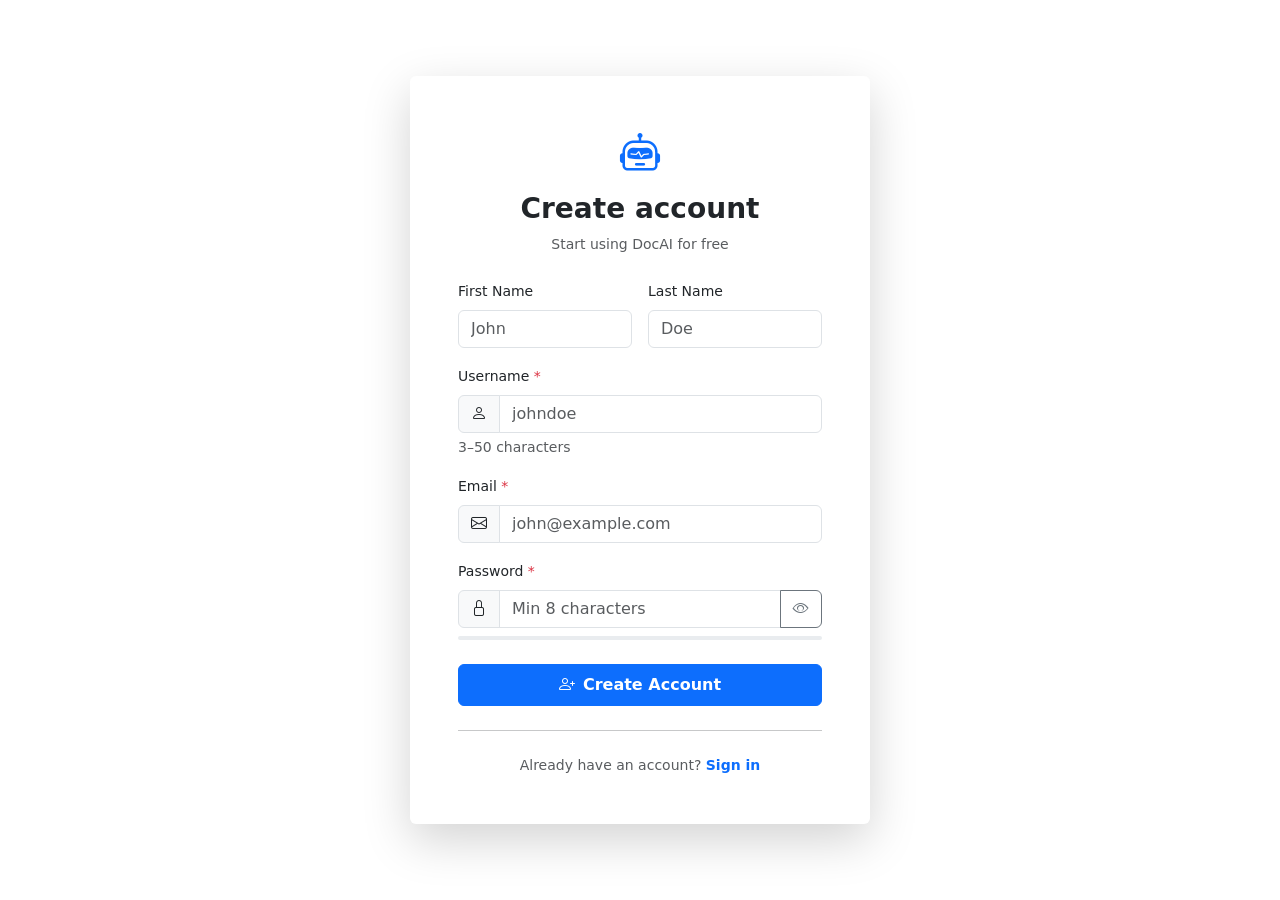
<file: src/main/resources/templates/register.html>
<!DOCTYPE html>
<html lang="en" xmlns:th="http://www.thymeleaf.org">
<head>
    <meta charset="UTF-8"/>
    <meta name="viewport" content="width=device-width, initial-scale=1.0"/>
    <title>Register — DocAI</title>
    <link href="https://cdn.jsdelivr.net/npm/bootstrap@5.3.3/dist/css/bootstrap.min.css" rel="stylesheet"/>
    <link href="https://cdn.jsdelivr.net/npm/bootstrap-icons@1.11.3/font/bootstrap-icons.min.css" rel="stylesheet"/>
    <link th:href="@{/css/app.css}" rel="stylesheet"/>
</head>
<body class="auth-page d-flex align-items-center justify-content-center min-vh-100 py-4">

<div class="auth-card card shadow-lg border-0" style="width: 460px; max-width: 95vw;">
    <div class="card-body p-5">
        <div class="text-center mb-4">
            <i class="bi bi-robot text-primary" style="font-size: 2.5rem;"></i>
            <h1 class="h3 fw-bold mt-2">Create account</h1>
            <p class="text-muted small">Start using DocAI for free</p>
        </div>

        <div id="errorAlert" class="alert alert-danger py-2 small d-none" role="alert"></div>
        <div id="successAlert" class="alert alert-success py-2 small d-none" role="alert"></div>

        <form id="registerForm" novalidate>
            <div class="row g-3 mb-3">
                <div class="col-6">
                    <label class="form-label fw-medium small">First Name</label>
                    <input type="text" class="form-control" id="firstName" name="firstName"
                           placeholder="John" maxlength="100"/>
                </div>
                <div class="col-6">
                    <label class="form-label fw-medium small">Last Name</label>
                    <input type="text" class="form-control" id="lastName" name="lastName"
                           placeholder="Doe" maxlength="100"/>
                </div>
            </div>

            <div class="mb-3">
                <label class="form-label fw-medium small">Username <span class="text-danger">*</span></label>
                <div class="input-group">
                    <span class="input-group-text"><i class="bi bi-person"></i></span>
                    <input type="text" class="form-control" id="username" name="username"
                           placeholder="johndoe" required minlength="3" maxlength="50"/>
                </div>
                <div class="form-text">3–50 characters</div>
            </div>

            <div class="mb-3">
                <label class="form-label fw-medium small">Email <span class="text-danger">*</span></label>
                <div class="input-group">
                    <span class="input-group-text"><i class="bi bi-envelope"></i></span>
                    <input type="email" class="form-control" id="email" name="email"
                           placeholder="john@example.com" required/>
                </div>
            </div>

            <div class="mb-4">
                <label class="form-label fw-medium small">Password <span class="text-danger">*</span></label>
                <div class="input-group">
                    <span class="input-group-text"><i class="bi bi-lock"></i></span>
                    <input type="password" class="form-control" id="password" name="password"
                           placeholder="Min 8 characters" required minlength="8"/>
                    <button class="btn btn-outline-secondary" type="button" id="togglePwd">
                        <i class="bi bi-eye"></i>
                    </button>
                </div>
                <div class="mt-2">
                    <div class="progress" style="height:4px;">
                        <div class="progress-bar" id="pwdStrength" style="width:0%"></div>
                    </div>
                    <span class="form-text" id="pwdStrengthLabel"></span>
                </div>
            </div>

            <button type="submit" class="btn btn-primary w-100 py-2 fw-semibold" id="submitBtn">
                <i class="bi bi-person-plus me-2"></i>Create Account
            </button>
        </form>

        <hr class="my-4"/>
        <p class="text-center text-muted small mb-0">
            Already have an account?
            <a th:href="@{/login}" class="fw-semibold text-decoration-none">Sign in</a>
        </p>
    </div>
</div>

<script src="https://cdn.jsdelivr.net/npm/bootstrap@5.3.3/dist/js/bootstrap.bundle.min.js"></script>
<script>
    const pwdInput = document.getElementById('password');
    const pwdBar   = document.getElementById('pwdStrength');
    const pwdLabel = document.getElementById('pwdStrengthLabel');

    pwdInput.addEventListener('input', () => {
        const v = pwdInput.value;
        let score = 0;
        if (v.length >= 8) score++;
        if (/[A-Z]/.test(v)) score++;
        if (/[0-9]/.test(v)) score++;
        if (/[^A-Za-z0-9]/.test(v)) score++;
        const levels = ['', 'Weak', 'Fair', 'Good', 'Strong'];
        const colors = ['', 'danger', 'warning', 'info', 'success'];
        pwdBar.style.width = (score * 25) + '%';
        pwdBar.className = `progress-bar bg-${colors[score]}`;
        pwdLabel.textContent = levels[score] ? `Password strength: ${levels[score]}` : '';
    });

    document.getElementById('togglePwd').addEventListener('click', () => {
        const icon = document.querySelector('#togglePwd i');
        pwdInput.type = pwdInput.type === 'password' ? 'text' : 'password';
        icon.className = pwdInput.type === 'password' ? 'bi bi-eye' : 'bi bi-eye-slash';
    });

    document.getElementById('registerForm').addEventListener('submit', async (e) => {
        e.preventDefault();
        const btn = document.getElementById('submitBtn');
        const errDiv = document.getElementById('errorAlert');
        const okDiv  = document.getElementById('successAlert');
        errDiv.classList.add('d-none');
        okDiv.classList.add('d-none');
        btn.disabled = true;
        btn.innerHTML = '<span class="spinner-border spinner-border-sm me-2"></span>Creating…';

        const payload = {
            username:  document.getElementById('username').value.trim(),
            email:     document.getElementById('email').value.trim(),
            password:  document.getElementById('password').value,
            firstName: document.getElementById('firstName').value.trim(),
            lastName:  document.getElementById('lastName').value.trim(),
        };

        try {
            const resp = await fetch('/api/auth/register', {
                method: 'POST',
                headers: { 'Content-Type': 'application/json' },
                body: JSON.stringify(payload)
            });
            const data = await resp.json();
            if (!resp.ok) {
                const msg = data.errors
                    ? Object.values(data.errors).join(', ')
                    : (data.detail || 'Registration failed');
                errDiv.textContent = msg;
                errDiv.classList.remove('d-none');
            } else {
                localStorage.setItem('jwt_token', data.accessToken);
                okDiv.textContent = 'Account created! Redirecting…';
                okDiv.classList.remove('d-none');
                setTimeout(() => window.location.href = '/dashboard', 1000);
            }
        } catch (err) {
            errDiv.textContent = 'Network error. Please try again.';
            errDiv.classList.remove('d-none');
        } finally {
            btn.disabled = false;
            btn.innerHTML = '<i class="bi bi-person-plus me-2"></i>Create Account';
        }
    });
</script>
</body>
</html>
</file>
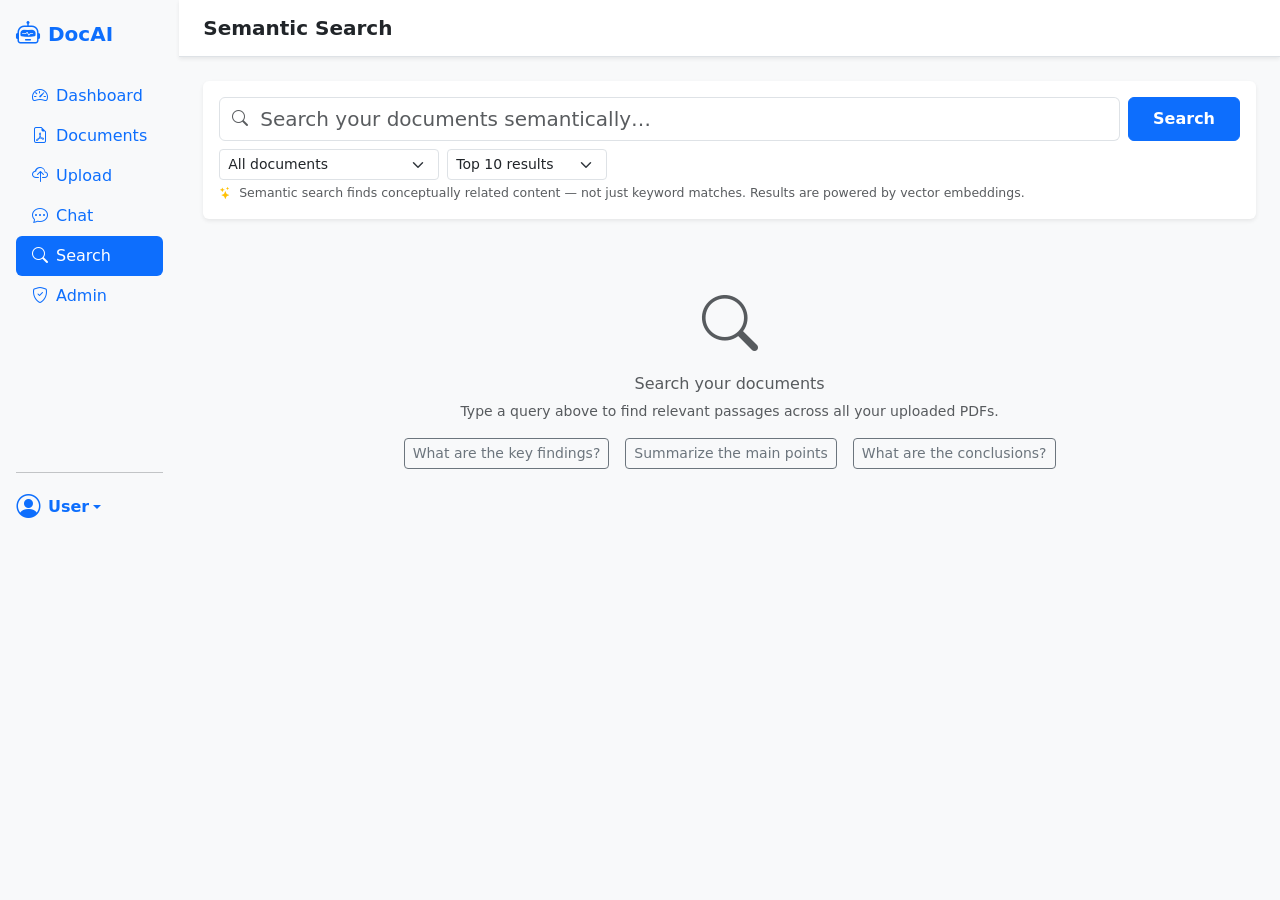
<file: src/main/resources/templates/search.html>
<!DOCTYPE html>
<html lang="en" xmlns:th="http://www.thymeleaf.org"
      xmlns:sec="http://www.thymeleaf.org/extras/spring-security">
<head>
    <meta charset="UTF-8"/>
    <meta name="viewport" content="width=device-width, initial-scale=1.0"/>
    <title>Search — DocAI</title>
    <link href="https://cdn.jsdelivr.net/npm/bootstrap@5.3.3/dist/css/bootstrap.min.css" rel="stylesheet"/>
    <link href="https://cdn.jsdelivr.net/npm/bootstrap-icons@1.11.3/font/bootstrap-icons.min.css" rel="stylesheet"/>
    <link th:href="@{/css/app.css}" rel="stylesheet"/>
</head>
<body class="bg-light">
<div class="d-flex" id="app-wrapper">

    <!-- SIDEBAR -->
    <nav id="sidebar" class="sidebar d-flex flex-column flex-shrink-0 p-3">
        <a href="/dashboard" class="sidebar-brand d-flex align-items-center mb-4 text-decoration-none">
            <i class="bi bi-robot fs-4 me-2 text-primary"></i>
            <span class="fw-bold fs-5">DocAI</span>
        </a>
        <ul class="nav nav-pills flex-column mb-auto">
            <li><a href="/dashboard" class="nav-link"><i class="bi bi-speedometer2 me-2"></i>Dashboard</a></li>
            <li><a href="/documents" class="nav-link"><i class="bi bi-file-earmark-pdf me-2"></i>Documents</a></li>
            <li><a href="/upload" class="nav-link"><i class="bi bi-cloud-upload me-2"></i>Upload</a></li>
            <li><a href="/chat" class="nav-link"><i class="bi bi-chat-dots me-2"></i>Chat</a></li>
            <li><a href="/search" class="nav-link active"><i class="bi bi-search me-2"></i>Search</a></li>
            <li sec:authorize="hasRole('ADMIN')"><a href="/admin" class="nav-link"><i class="bi bi-shield-check me-2"></i>Admin</a></li>
        </ul>
        <hr/>
        <div class="dropdown">
            <a href="#" class="d-flex align-items-center text-decoration-none dropdown-toggle" data-bs-toggle="dropdown">
                <i class="bi bi-person-circle fs-4 me-2"></i>
                <span class="fw-semibold text-truncate" sec:authentication="name">User</span>
            </a>
            <ul class="dropdown-menu dropdown-menu-dark text-small shadow">
                <li><a class="dropdown-item" href="/profile"><i class="bi bi-person me-1"></i> Profile</a></li>
                <li><hr class="dropdown-divider"/></li>
                <li><form th:action="@{/logout}" method="post"><button type="submit" class="dropdown-item text-danger"><i class="bi bi-box-arrow-right me-1"></i> Sign out</button></form></li>
            </ul>
        </div>
    </nav>

    <!-- MAIN -->
    <main class="main-content flex-grow-1">
        <header class="top-bar d-flex align-items-center px-4 py-3 bg-white border-bottom shadow-sm">
            <button class="btn btn-link d-lg-none me-2 p-0" id="sidebarToggle"><i class="bi bi-list fs-4"></i></button>
            <h1 class="h5 mb-0 fw-semibold">Semantic Search</h1>
        </header>

        <div class="page-content p-4">
            <div class="toast-container position-fixed top-0 end-0 p-3" style="z-index:9999" id="toastContainer"></div>

            <!-- Search bar -->
            <div class="card border-0 shadow-sm mb-4">
                <div class="card-body p-3">
                    <div class="d-flex gap-2">
                        <div class="input-group">
                            <span class="input-group-text bg-white"><i class="bi bi-search text-muted"></i></span>
                            <input type="text" class="form-control border-start-0 ps-0 fs-5"
                                   id="searchQuery" placeholder="Search your documents semantically…"
                                   autocomplete="off" maxlength="1000"/>
                        </div>
                        <button class="btn btn-primary px-4 fw-semibold" id="searchBtn">Search</button>
                    </div>
                    <!-- Filters -->
                    <div class="d-flex flex-wrap gap-2 mt-2">
                        <select class="form-select form-select-sm" id="docFilterSel" style="max-width:220px">
                            <option value="">All documents</option>
                        </select>
                        <select class="form-select form-select-sm" id="topKSel" style="max-width:160px">
                            <option value="10">Top 10 results</option>
                            <option value="5">Top 5 results</option>
                            <option value="20">Top 20 results</option>
                        </select>
                    </div>
                    <div class="text-muted mt-1" style="font-size:.78rem">
                        <i class="bi bi-stars text-warning me-1"></i>
                        Semantic search finds conceptually related content — not just keyword matches.
                        Results are powered by vector embeddings.
                    </div>
                </div>
            </div>

            <!-- Results area -->
            <div id="searchResults">
                <div class="text-center py-5 text-muted" id="searchEmptyState">
                    <i class="bi bi-search display-4 mb-3 d-block opacity-40"></i>
                    <h6>Search your documents</h6>
                    <p class="small">Type a query above to find relevant passages across all your uploaded PDFs.</p>
                    <div class="d-flex justify-content-center gap-3 mt-3 flex-wrap">
                        <button class="btn btn-sm btn-outline-secondary suggestion-btn">What are the key findings?</button>
                        <button class="btn btn-sm btn-outline-secondary suggestion-btn">Summarize the main points</button>
                        <button class="btn btn-sm btn-outline-secondary suggestion-btn">What are the conclusions?</button>
                    </div>
                </div>
            </div>
        </div>
    </main>
</div>

<!-- Excerpt modal -->
<div class="modal fade" id="excerptModal" tabindex="-1">
    <div class="modal-dialog modal-lg modal-dialog-centered modal-dialog-scrollable">
        <div class="modal-content border-0 shadow">
            <div class="modal-header border-0">
                <h6 class="modal-title fw-bold" id="excerptModalTitle"></h6>
                <button type="button" class="btn-close" data-bs-dismiss="modal"></button>
            </div>
            <div class="modal-body" id="excerptModalBody"></div>
            <div class="modal-footer border-0">
                <a id="excerptChatLink" href="#" class="btn btn-primary btn-sm">
                    <i class="bi bi-chat-dots me-1"></i>Ask about this
                </a>
            </div>
        </div>
    </div>
</div>

<script src="https://cdn.jsdelivr.net/npm/bootstrap@5.3.3/dist/js/bootstrap.bundle.min.js"></script>
<script th:src="@{/js/app.js}"></script>
<script>
    /**
     * Fix #11 — Uses GET /api/search?q=... directly.
     * No longer creates and immediately deletes a throwaway chat session,
     * which was polluting the DB and the chat list on every search.
     */
    const api = window.DocAI;
    const excerptModal = new bootstrap.Modal(document.getElementById('excerptModal'));
    let lastResults = [];

    async function init() {
        try {
            const data = await api.get('/api/documents?size=100');
            const sel = document.getElementById('docFilterSel');
            (data.content || []).filter(d => d.status === 'COMPLETED').forEach(d => {
                const opt = document.createElement('option');
                opt.value = d.id;
                opt.textContent = d.originalName.length > 40
                    ? d.originalName.substring(0, 37) + '…'
                    : d.originalName;
                sel.appendChild(opt);
            });
        } catch(e) { /* ignore — filter just won't pre-populate */ }

        document.querySelectorAll('.suggestion-btn').forEach(btn => {
            btn.addEventListener('click', () => {
                document.getElementById('searchQuery').value = btn.textContent;
                doSearch();
            });
        });
    }

    async function doSearch() {
        const query = document.getElementById('searchQuery').value.trim();
        if (!query) return;

        const docId = document.getElementById('docFilterSel').value;
        const topK  = document.getElementById('topKSel').value;

        const resultsDiv = document.getElementById('searchResults');
        document.getElementById('searchEmptyState')?.remove();
        resultsDiv.innerHTML = `
            <div class="text-center py-5">
                <div class="spinner-border text-primary mb-2" role="status"></div>
                <div class="text-muted small">Searching across your documents…</div>
            </div>`;

        try {
            // Fix #11 — direct semantic search; no chat creation side-effect
            let url = `/api/search?q=${encodeURIComponent(query)}&topK=${topK}`;
            if (docId) url += `&documentId=${docId}`;

            lastResults = await api.get(url);
            renderResults(query, lastResults);
        } catch(e) {
            resultsDiv.innerHTML = `<div class="alert alert-danger">
                <i class="bi bi-exclamation-triangle me-2"></i>${escHtml(e.message)}
            </div>`;
        }
    }

    function renderResults(query, results) {
        const resultsDiv = document.getElementById('searchResults');

        const header = `<div class="d-flex align-items-center justify-content-between mb-3">
            <div class="text-muted small">
                Found <strong>${results.length}</strong> relevant passage${results.length !== 1 ? 's' : ''} for
                "<em>${escHtml(query)}</em>"
            </div>
            <a href="/chat" class="btn btn-sm btn-outline-primary">
                <i class="bi bi-chat-dots me-1"></i>Ask AI about these results
            </a>
        </div>`;

        if (results.length === 0) {
            resultsDiv.innerHTML = header + `<div class="text-center py-4 text-muted">
                <i class="bi bi-search mb-2 d-block opacity-40 fs-2"></i>
                <p class="small">No relevant passages found. Try a different query or upload more documents.</p>
            </div>`;
            return;
        }

        const cards = results.map((c, i) => `
        <div class="card border-0 shadow-sm mb-3">
            <div class="card-body">
                <div class="d-flex align-items-start gap-3">
                    <div class="rank-badge bg-primary-subtle text-primary rounded-2 fw-bold flex-shrink-0"
                         style="width:36px;height:36px;display:flex;align-items:center;justify-content:center">
                        ${i + 1}
                    </div>
                    <div class="flex-grow-1">
                        <div class="d-flex flex-wrap gap-2 align-items-center mb-2">
                            <span class="fw-semibold small text-truncate" style="max-width:250px"
                                  title="${escHtml(c.documentName)}">${escHtml(shortName(c.documentName))}</span>
                            <span class="badge bg-secondary-subtle text-secondary">
                                <i class="bi bi-file-text me-1"></i>Page ${c.pageNumber || '?'}
                            </span>
                            <span class="badge ${scoreColor(c.similarityScore)}">
                                <i class="bi bi-graph-up me-1"></i>${((c.similarityScore || 0) * 100).toFixed(0)}% match
                            </span>
                        </div>
                        <div class="text-muted small">${escHtml((c.excerpt || '').substring(0, 280))}${(c.excerpt || '').length > 280 ? '…' : ''}</div>
                    </div>
                </div>
            </div>
            <div class="card-footer bg-transparent border-0 d-flex gap-2 pt-0">
                <button class="btn btn-sm btn-outline-secondary" onclick="showExcerpt(${i})">
                    <i class="bi bi-eye me-1"></i>Full excerpt
                </button>
                <a href="/chat?docId=${c.documentId}" class="btn btn-sm btn-outline-primary ms-auto">
                    <i class="bi bi-chat-dots me-1"></i>Chat with doc
                </a>
            </div>
        </div>`).join('');

        resultsDiv.innerHTML = header + cards;
    }

    function showExcerpt(index) {
        const c = lastResults[index];
        if (!c) return;
        document.getElementById('excerptModalTitle').innerHTML =
            `<i class="bi bi-file-earmark-text text-primary me-2"></i>${escHtml(shortName(c.documentName))} — Page ${c.pageNumber || '?'}`;
        document.getElementById('excerptModalBody').innerHTML = `
            <div class="d-flex gap-2 mb-3 flex-wrap">
                <span class="badge bg-primary-subtle text-primary">${((c.similarityScore || 0) * 100).toFixed(1)}% relevance</span>
                <span class="badge bg-secondary-subtle text-secondary">Page ${c.pageNumber}</span>
            </div>
            <blockquote class="bg-light rounded p-3 small text-muted" style="border-left:4px solid #0d6efd;white-space:pre-wrap">${escHtml(c.excerpt || '')}</blockquote>`;
        document.getElementById('excerptChatLink').href = `/chat?docId=${c.documentId}`;
        excerptModal.show();
    }

    function scoreColor(s) {
        if (!s) return 'bg-secondary-subtle text-secondary';
        if (s >= 0.85) return 'bg-success-subtle text-success';
        if (s >= 0.70) return 'bg-primary-subtle text-primary';
        return 'bg-warning-subtle text-warning';
    }

    function shortName(name) {
        if (!name) return 'Unknown';
        return name.split('/').pop();
    }

    document.getElementById('searchBtn').addEventListener('click', doSearch);
    document.getElementById('searchQuery').addEventListener('keydown', e => {
        if (e.key === 'Enter') doSearch();
    });

    function escHtml(s) {
        return (s || '').replace(/&/g, '&amp;').replace(/</g, '&lt;').replace(/>/g, '&gt;');
    }

    init();
</script>
</body>
</html>
</file>
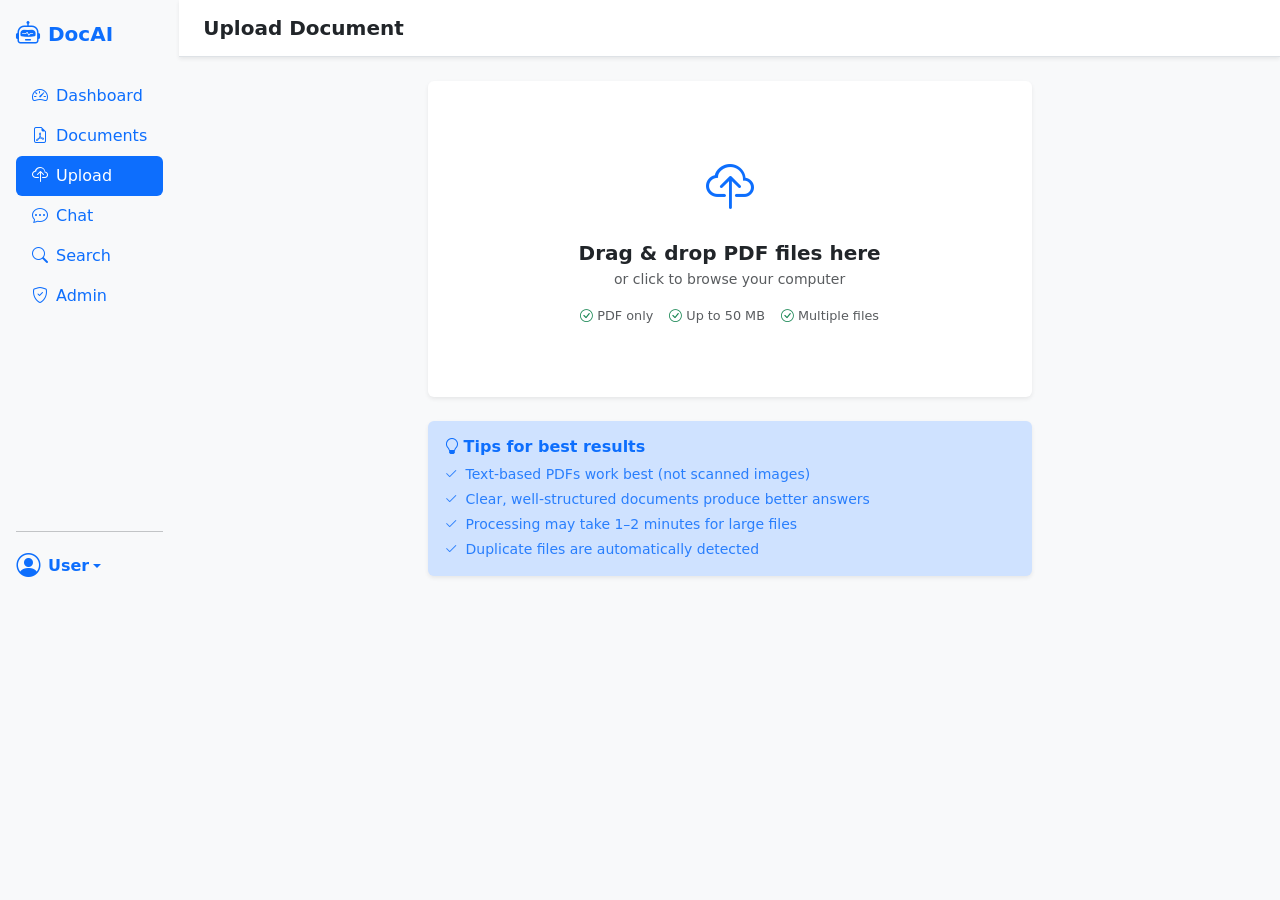
<file: src/main/resources/templates/upload.html>
<!DOCTYPE html>
<html lang="en" xmlns:th="http://www.thymeleaf.org"
      xmlns:sec="http://www.thymeleaf.org/extras/spring-security">
<head>
    <meta charset="UTF-8"/>
    <meta name="viewport" content="width=device-width, initial-scale=1.0"/>
    <title>Upload — DocAI</title>
    <link href="https://cdn.jsdelivr.net/npm/bootstrap@5.3.3/dist/css/bootstrap.min.css" rel="stylesheet"/>
    <link href="https://cdn.jsdelivr.net/npm/bootstrap-icons@1.11.3/font/bootstrap-icons.min.css" rel="stylesheet"/>
    <link th:href="@{/css/app.css}" rel="stylesheet"/>
</head>
<body class="bg-light">
<div class="d-flex" id="app-wrapper">

    <!-- SIDEBAR -->
    <nav id="sidebar" class="sidebar d-flex flex-column flex-shrink-0 p-3">
        <a href="/dashboard" class="sidebar-brand d-flex align-items-center mb-4 text-decoration-none">
            <i class="bi bi-robot fs-4 me-2 text-primary"></i>
            <span class="fw-bold fs-5">DocAI</span>
        </a>
        <ul class="nav nav-pills flex-column mb-auto">
            <li><a href="/dashboard" class="nav-link"><i class="bi bi-speedometer2 me-2"></i>Dashboard</a></li>
            <li><a href="/documents" class="nav-link"><i class="bi bi-file-earmark-pdf me-2"></i>Documents</a></li>
            <li><a href="/upload" class="nav-link active"><i class="bi bi-cloud-upload me-2"></i>Upload</a></li>
            <li><a href="/chat" class="nav-link"><i class="bi bi-chat-dots me-2"></i>Chat</a></li>
            <li><a href="/search" class="nav-link"><i class="bi bi-search me-2"></i>Search</a></li>
            <li sec:authorize="hasRole('ADMIN')"><a href="/admin" class="nav-link"><i class="bi bi-shield-check me-2"></i>Admin</a></li>
        </ul>
        <hr/>
        <div class="dropdown">
            <a href="#" class="d-flex align-items-center text-decoration-none dropdown-toggle" data-bs-toggle="dropdown">
                <i class="bi bi-person-circle fs-4 me-2"></i>
                <span class="fw-semibold text-truncate" sec:authentication="name">User</span>
            </a>
            <ul class="dropdown-menu dropdown-menu-dark text-small shadow">
                <li><a class="dropdown-item" href="/profile"><i class="bi bi-person me-1"></i> Profile</a></li>
                <li><hr class="dropdown-divider"/></li>
                <li><form th:action="@{/logout}" method="post"><button type="submit" class="dropdown-item text-danger"><i class="bi bi-box-arrow-right me-1"></i> Sign out</button></form></li>
            </ul>
        </div>
    </nav>

    <!-- MAIN -->
    <main class="main-content flex-grow-1">
        <header class="top-bar d-flex align-items-center px-4 py-3 bg-white border-bottom shadow-sm">
            <button class="btn btn-link d-lg-none me-2 p-0" id="sidebarToggle"><i class="bi bi-list fs-4"></i></button>
            <h1 class="h5 mb-0 fw-semibold">Upload Document</h1>
        </header>

        <div class="page-content p-4">
            <div class="toast-container position-fixed top-0 end-0 p-3" style="z-index:9999" id="toastContainer"></div>

            <div class="row justify-content-center">
                <div class="col-lg-7">

                    <!-- Drop Zone -->
                    <div class="card border-0 shadow-sm mb-4">
                        <div class="card-body p-4">
                            <div id="dropZone" class="upload-dropzone rounded-4 border-2 border-dashed text-center p-5 position-relative">
                                <input type="file" id="fileInput" accept=".pdf,application/pdf" class="position-absolute top-0 start-0 w-100 h-100 opacity-0" style="cursor:pointer" multiple/>
                                <div id="dropContent">
                                    <div class="upload-icon mb-3">
                                        <i class="bi bi-cloud-upload text-primary" style="font-size:3rem"></i>
                                    </div>
                                    <h5 class="fw-semibold mb-1">Drag &amp; drop PDF files here</h5>
                                    <p class="text-muted small mb-3">or click to browse your computer</p>
                                    <div class="d-flex justify-content-center gap-3 text-muted" style="font-size:.8rem">
                                        <span><i class="bi bi-check-circle text-success me-1"></i>PDF only</span>
                                        <span><i class="bi bi-check-circle text-success me-1"></i>Up to 50 MB</span>
                                        <span><i class="bi bi-check-circle text-success me-1"></i>Multiple files</span>
                                    </div>
                                </div>
                            </div>
                        </div>
                    </div>

                    <!-- Upload Queue -->
                    <div id="uploadQueue" class="d-none">
                        <div class="card border-0 shadow-sm mb-4">
                            <div class="card-header bg-white border-0 d-flex justify-content-between align-items-center py-3">
                                <h6 class="fw-semibold mb-0"><i class="bi bi-list-check text-primary me-2"></i>Upload Queue</h6>
                                <button class="btn btn-sm btn-outline-secondary" id="clearQueueBtn">Clear</button>
                            </div>
                            <div class="card-body p-0" id="queueItems"></div>
                            <div class="card-footer bg-transparent border-0 py-3">
                                <button class="btn btn-primary w-100 fw-semibold" id="uploadAllBtn">
                                    <i class="bi bi-cloud-upload me-2"></i>Upload All Files
                                </button>
                            </div>
                        </div>
                    </div>

                    <!-- Tips -->
                    <div class="card border-0 shadow-sm bg-primary-subtle">
                        <div class="card-body p-3">
                            <h6 class="fw-semibold text-primary mb-2"><i class="bi bi-lightbulb me-1"></i>Tips for best results</h6>
                            <ul class="list-unstyled mb-0 small text-primary" style="opacity:.85">
                                <li class="mb-1"><i class="bi bi-check2 me-2"></i>Text-based PDFs work best (not scanned images)</li>
                                <li class="mb-1"><i class="bi bi-check2 me-2"></i>Clear, well-structured documents produce better answers</li>
                                <li class="mb-1"><i class="bi bi-check2 me-2"></i>Processing may take 1–2 minutes for large files</li>
                                <li><i class="bi bi-check2 me-2"></i>Duplicate files are automatically detected</li>
                            </ul>
                        </div>
                    </div>
                </div>
            </div>
        </div>
    </main>
</div>

<script src="https://cdn.jsdelivr.net/npm/bootstrap@5.3.3/dist/js/bootstrap.bundle.min.js"></script>
<script th:src="@{/js/app.js}"></script>
<script>
    const api = window.DocAI;
    const dropZone  = document.getElementById('dropZone');
    const fileInput = document.getElementById('fileInput');
    let uploadFiles = [];

    // Drag-and-drop visual feedback
    ['dragenter','dragover'].forEach(e => dropZone.addEventListener(e, ev => {
        ev.preventDefault(); dropZone.classList.add('dragover');
    }));
    ['dragleave','drop'].forEach(e => dropZone.addEventListener(e, ev => {
        ev.preventDefault(); dropZone.classList.remove('dragover');
    }));
    dropZone.addEventListener('drop', e => addFiles([...e.dataTransfer.files]));
    fileInput.addEventListener('change', () => addFiles([...fileInput.files]));

    function addFiles(files) {
        const pdfs = files.filter(f => f.type === 'application/pdf' || f.name.endsWith('.pdf'));
        if (pdfs.length !== files.length) api.toast(`${files.length - pdfs.length} non-PDF file(s) skipped.`, 'warning');
        pdfs.forEach(f => {
            if (!uploadFiles.find(u => u.file.name === f.name && u.file.size === f.size)) {
                uploadFiles.push({ file: f, status: 'queued', id: Math.random().toString(36).slice(2) });
            }
        });
        renderQueue();
    }

    function renderQueue() {
        const queue = document.getElementById('uploadQueue');
        const items = document.getElementById('queueItems');
        if (uploadFiles.length === 0) { queue.classList.add('d-none'); return; }
        queue.classList.remove('d-none');

        items.innerHTML = uploadFiles.map(u => `
    <div class="d-flex align-items-center gap-3 px-3 py-2 border-bottom" id="item-${u.id}">
        <div class="text-danger flex-shrink-0"><i class="bi bi-file-earmark-pdf fs-4"></i></div>
        <div class="flex-grow-1 overflow-hidden">
            <div class="fw-medium text-truncate small">${escHtml(u.file.name)}</div>
            <div class="text-muted" style="font-size:.75rem">${formatBytes(u.file.size)}</div>
            <div class="progress mt-1" style="height:3px;display:${u.status==='uploading'?'block':'none'}" id="prog-${u.id}">
                <div class="progress-bar progress-bar-striped progress-bar-animated" style="width:${u.progress||0}%"></div>
            </div>
        </div>
        <div class="flex-shrink-0">
            ${u.status === 'queued' ? `<button class="btn btn-sm btn-ghost text-muted" onclick="removeFile('${u.id}')"><i class="bi bi-x-lg"></i></button>` : ''}
            ${u.status === 'done' ? `<i class="bi bi-check-circle-fill text-success"></i>` : ''}
            ${u.status === 'error' ? `<i class="bi bi-x-circle-fill text-danger" title="${escHtml(u.error||'')}"></i>` : ''}
            ${u.status === 'uploading' ? `<div class="spinner-border spinner-border-sm text-primary"></div>` : ''}
        </div>
    </div>`).join('');
    }

    function removeFile(id) {
        uploadFiles = uploadFiles.filter(u => u.id !== id);
        renderQueue();
    }

    document.getElementById('clearQueueBtn').addEventListener('click', () => {
        uploadFiles = uploadFiles.filter(u => u.status === 'uploading');
        renderQueue();
    });

    document.getElementById('uploadAllBtn').addEventListener('click', async () => {
        const queued = uploadFiles.filter(u => u.status === 'queued');
        if (queued.length === 0) return;
        document.getElementById('uploadAllBtn').disabled = true;

        for (const u of queued) {
            u.status = 'uploading';
            u.progress = 0;
            renderQueue();

            try {
                const token = localStorage.getItem('jwt_token');
                const formData = new FormData();
                formData.append('file', u.file);

                const xhr = new XMLHttpRequest();
                await new Promise((resolve, reject) => {
                    xhr.upload.addEventListener('progress', e => {
                        if (e.lengthComputable) {
                            u.progress = Math.round(e.loaded / e.total * 90);
                            const bar = document.querySelector(`#prog-${u.id} .progress-bar`);
                            if (bar) bar.style.width = u.progress + '%';
                        }
                    });
                    xhr.addEventListener('load', () => {
                        if (xhr.status >= 200 && xhr.status < 300) resolve(JSON.parse(xhr.responseText));
                        else reject(new Error(JSON.parse(xhr.responseText)?.detail || 'Upload failed'));
                    });
                    xhr.addEventListener('error', () => reject(new Error('Network error')));
                    xhr.open('POST', '/api/documents/upload');
                    if (token) xhr.setRequestHeader('Authorization', 'Bearer ' + token);
                    xhr.send(formData);
                });

                u.status = 'done';
                u.progress = 100;
                api.toast(`"${u.file.name}" uploaded successfully`, 'success');
            } catch(e) {
                u.status = 'error';
                u.error = e.message;
                api.toast(`Failed: ${e.message}`, 'danger');
            }
            renderQueue();
        }

        document.getElementById('uploadAllBtn').disabled = false;
        const allDone = uploadFiles.every(u => u.status === 'done');
        if (allDone) {
            setTimeout(() => window.location.href = '/documents', 1800);
        }
    });

    function formatBytes(b) {
        if (!b) return '0 B';
        if (b < 1024) return b + ' B';
        if (b < 1048576) return (b/1024).toFixed(1) + ' KB';
        return (b/1048576).toFixed(1) + ' MB';
    }
    function escHtml(s) {
        return (s||'').replace(/&/g,'&amp;').replace(/</g,'&lt;').replace(/>/g,'&gt;');
    }
</script>
</body>
</html>
</file>
